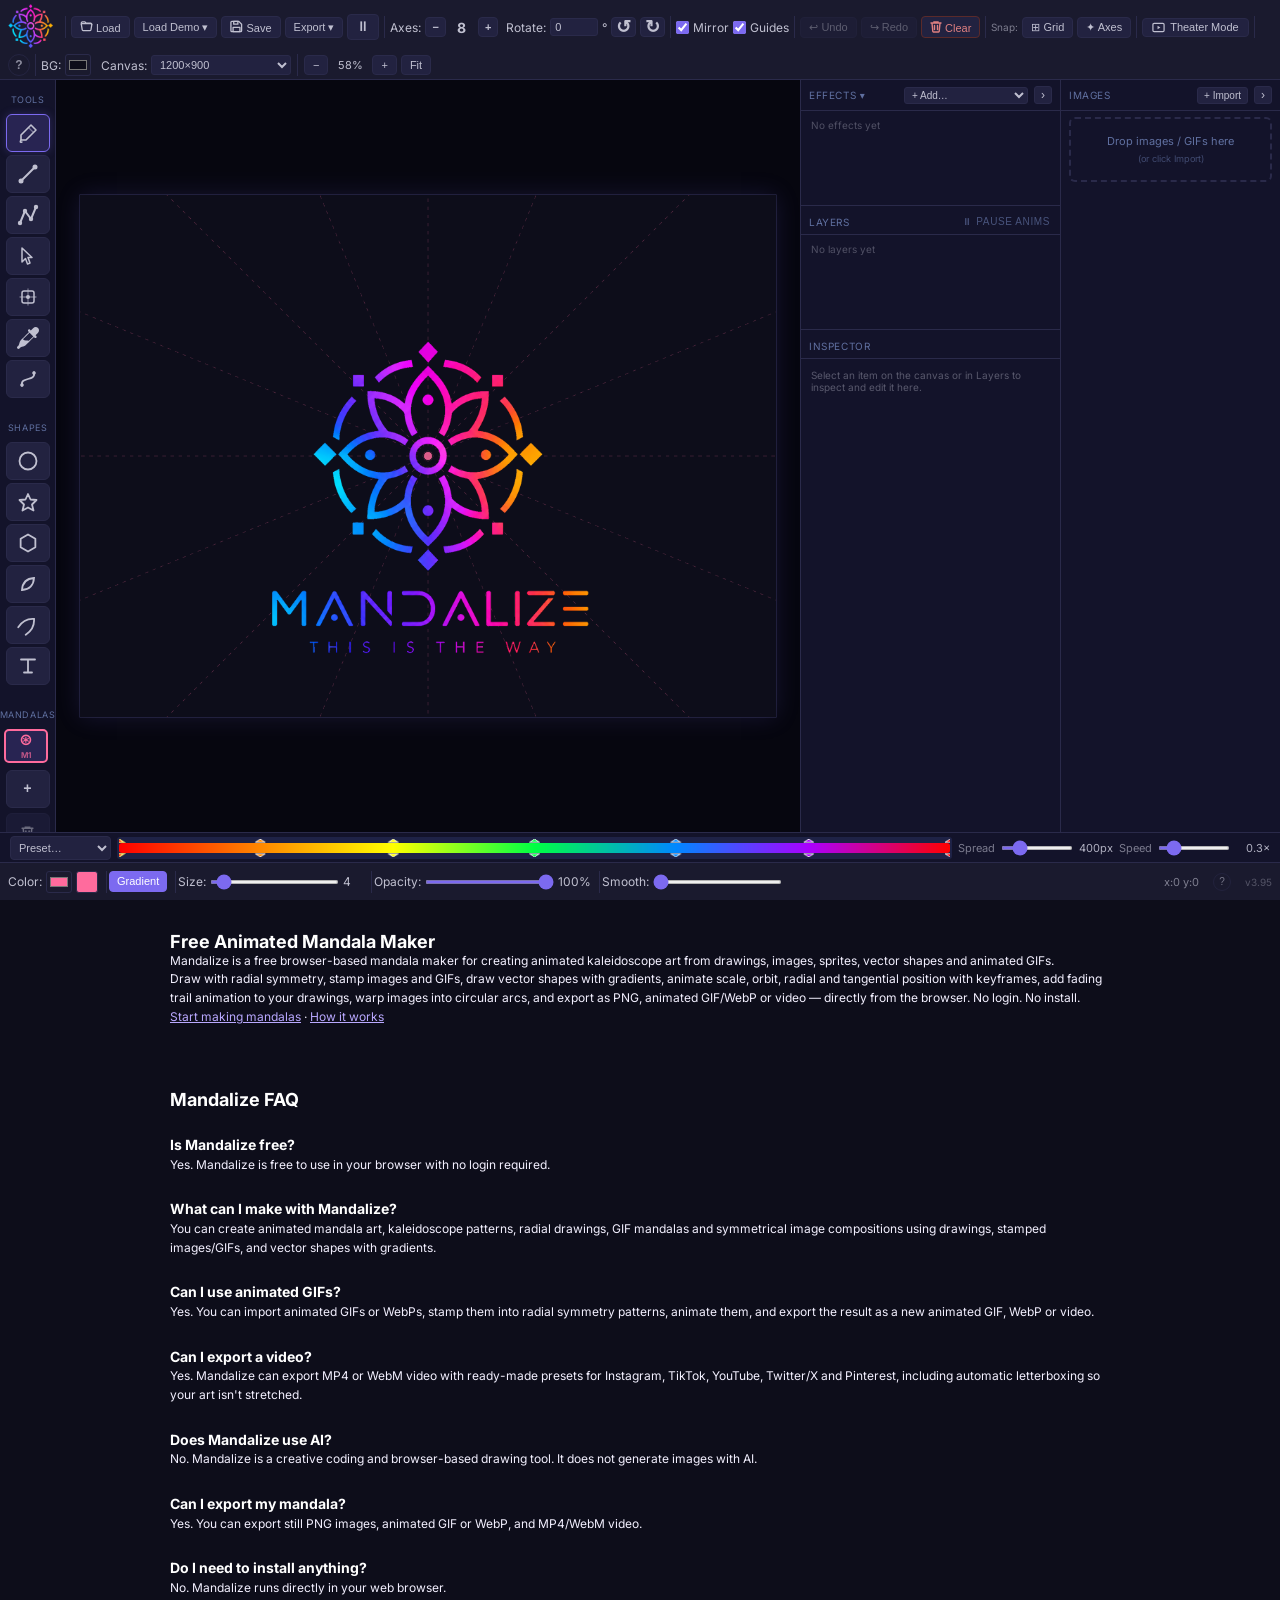
<file: index.html>
<!DOCTYPE html>
<html lang="en">
<head>
<meta charset="UTF-8">
<meta name="viewport" content="width=device-width, initial-scale=1.0">

<!-- ── SEO / Social / Structured Data ── -->
<title>Mandalize — Free Animated Mandala Maker for Images & GIFs</title>
<meta name="description" content="Create animated mandala and kaleidoscope art in your browser — draw with radial symmetry, animate keyframes, export as PNG, GIF, WebP or video. Free, no login.">
<link rel="canonical" href="https://www.mandalize.net/">

<meta property="og:title" content="Mandalize — Free Animated Mandala Maker">
<meta property="og:description" content="Create animated mandala and kaleidoscope art from drawings, images and GIFs. Free browser tool. No login.">
<meta property="og:url" content="https://www.mandalize.net/">
<meta property="og:type" content="website">
<meta property="og:image" content="https://www.mandalize.net/assets/mandalize-preview.jpg">
<meta property="og:image:width" content="1200">
<meta property="og:image:height" content="630">

<meta name="twitter:card" content="summary_large_image">
<meta name="twitter:title" content="Mandalize — Free Animated Mandala Maker">
<meta name="twitter:description" content="Turn drawings, images and GIFs into animated mandala art. Free browser tool.">
<meta name="twitter:image" content="https://www.mandalize.net/assets/mandalize-preview.jpg">

<script type="application/ld+json">
{
  "@context": "https://schema.org",
  "@type": "SoftwareApplication",
  "name": "Mandalize",
  "alternateName": "Mandala Maker",
  "url": "https://www.mandalize.net/",
  "applicationCategory": "DesignApplication",
  "operatingSystem": "Web browser",
  "description": "A free browser-based animated mandala maker for creating kaleidoscope art from drawings, images, sprites, shapes and animated GIFs.",
  "offers": {
    "@type": "Offer",
    "price": "0",
    "priceCurrency": "USD"
  },
  "featureList": [
    "Radial symmetry drawing with mirror or pinwheel modes",
    "Animated GIF and WebP stamping",
    "Image and sprite import",
    "Vector shape tool (circle, star, polygon, petal, bezier, wing) with gradients",
    "Straight-line and chained-line drawing tools",
    "Keyframe animation with easing curves",
    "Radial and tangential shape motion presets",
    "Fading trail animation for drawn strokes, including a continuous-chase mode",
    "Warp images into circular arcs",
    "Post-processing effects stack: Bloom, Echo, Chromatic Aberration, Vignette, Zoom Blur, Hue Rotate, Scanlines, Invert Flash",
    "Layer visibility and hover highlighting",
    "Touch support with two-finger pinch-to-zoom and pan",
    "Theater Mode full-screen preview",
    "Export PNG images",
    "Export animated GIF and WebP",
    "Export video (MP4/WebM) with social platform presets",
    "No login required",
    "Runs entirely in the browser"
  ],
  "creator": {
    "@type": "Organization",
    "name": "Irix Apps"
  }
}
</script>
<!-- ── /SEO ── -->

<link rel="icon" type="image/png" href="favicon.png">
<link rel="preconnect" href="https://fonts.googleapis.com">
<link rel="preconnect" href="https://fonts.gstatic.com" crossorigin>
<link rel="stylesheet" href="https://fonts.googleapis.com/css2?family=Inter:wght@400;500;600;700&family=Playfair+Display:wght@400;700&family=Great+Vibes&family=Cinzel:wght@400;700&family=Pacifico&family=Orbitron:wght@400;700&display=swap">
<link rel="stylesheet" href="style.css?v=3.95">
<style>
/* Theater Mode — full-screen, chrome-free preview */
body.theater-mode #toolbar,
body.theater-mode #left-panel,
body.theater-mode #right-panel,
body.theater-mode #images-panel,
body.theater-mode #status-bar,
body.theater-mode #shape-panel { display: none !important; }
body.theater-mode #canvas-container {
  position: fixed !important;
  inset: 0 !important;
  width: 100vw !important;
  height: 100vh !important;
  background: #0d0d1a;
  display: flex;
  align-items: center;
  justify-content: center;
  z-index: 500;
  overflow: hidden;
}
body.theater-mode #theater-hint {
  display: block;
  animation: theaterHintFade 5s ease forwards;
}
@keyframes theaterHintFade {
  0%, 40% { opacity: 1; }
  100% { opacity: 0; }
}
#theater-hint {
  display: none;
  position: fixed;
  bottom: 18px;
  left: 50%;
  transform: translateX(-50%);
  background: rgba(0,0,0,0.55);
  color: rgba(255,255,255,0.55);
  font-size: 11px;
  padding: 4px 14px;
  border-radius: 20px;
  pointer-events: none;
  z-index: 600;
  white-space: nowrap;
}

/* Layers panel */
#layers-list{overflow-x:hidden;overflow-y:auto}
#layers-list::-webkit-scrollbar{width:3px}
#layers-list::-webkit-scrollbar-thumb{background:var(--border);border-radius:2px}
.layer-item{display:flex;align-items:center;gap:6px;padding:4px 10px;font-size:11px;cursor:pointer;border-radius:4px;margin:1px 4px;color:var(--text);user-select:none;white-space:nowrap;overflow:hidden;min-width:0;box-sizing:border-box}
.layer-item:hover{background:var(--btn)}
.layer-item.active{background:var(--accent);color:#fff}
.layer-item.highlighted{outline:1px solid var(--accent);outline-offset:-1px}
.layer-icon{font-size:10px;flex-shrink:0;opacity:.7;width:14px;text-align:center}
.layer-name{overflow:hidden;text-overflow:ellipsis;flex:1;min-width:0}
.layer-type-tag{font-size:9px;opacity:.45;flex-shrink:0}
.layer-anim-badge{font-size:11px;flex-shrink:0;color:var(--accent);opacity:.85;line-height:1}
.layer-hidden .layer-anim-badge{opacity:.35}
.layer-eye{margin-left:auto;flex-shrink:0;background:none;border:none;cursor:pointer;font-size:11px;opacity:.45;padding:0 2px;line-height:1;color:inherit}
.layer-eye:hover{opacity:1}
.layer-hidden .layer-name,.layer-hidden .layer-icon,.layer-hidden .layer-type-tag{opacity:.3}
.layer-hidden .layer-eye{opacity:.6}
.layer-delete{flex-shrink:0;background:none;border:none;cursor:pointer;font-size:11px;opacity:.35;padding:0 2px;line-height:1;color:inherit}
.layer-delete:hover{opacity:1;color:var(--danger-hover)}

/* Effects panel — see EFFECT-MODULE comments in app.js */
#effects-list{overflow-x:hidden;overflow-y:auto;max-height:260px}
.effect-item{border:1px solid var(--border);border-radius:5px;margin:3px 4px;background:var(--bg);overflow:hidden}
.effect-item-header{display:flex;align-items:center;gap:4px;padding:5px 8px;cursor:pointer;user-select:none}
.effect-item-header:hover{background:var(--btn)}
.effect-item-name{flex:1;font-size:11px;font-weight:600;overflow:hidden;text-overflow:ellipsis;white-space:nowrap}
.effect-item.disabled .effect-item-name{opacity:.4;text-decoration:line-through}
.effect-anim-badge{font-size:11px;flex-shrink:0;color:var(--accent);opacity:.85;line-height:1}
.effect-reorder-btn,.effect-toggle-btn,.effect-delete-btn{flex-shrink:0;background:none;border:none;cursor:pointer;font-size:10px;opacity:.45;padding:0 2px;line-height:1;color:inherit}
.effect-reorder-btn:hover,.effect-toggle-btn:hover{opacity:1}
.effect-delete-btn:hover{opacity:1;color:var(--danger-hover)}
.effect-reorder-btn:disabled{opacity:.15;cursor:default}
.effect-item-body{padding:8px;border-top:1px solid var(--border)}
#effects-header{user-select:none}

#help-overlay{display:none;position:fixed;inset:0;background:rgba(0,0,0,.6);z-index:1000;align-items:center;justify-content:center}
#help-overlay.visible{display:flex}
#help-panel{background:var(--panel);border:1px solid var(--border);border-radius:10px;width:560px;max-width:94vw;max-height:82vh;display:flex;flex-direction:column;box-shadow:0 8px 40px rgba(0,0,0,.6)}
#help-header{display:flex;align-items:center;justify-content:space-between;padding:14px 18px 12px;border-bottom:1px solid var(--border);font-size:14px;font-weight:600;letter-spacing:.02em}
#btn-help-close{background:none;border:none;cursor:pointer;color:var(--text);opacity:.55;font-size:16px;padding:2px 6px;border-radius:4px;line-height:1}
#btn-help-close:hover{opacity:1;background:var(--btn)}
#help-body{overflow-y:auto;padding:14px 18px 18px;display:grid;grid-template-columns:1fr 1fr;gap:18px 28px}
.help-section{display:flex;flex-direction:column;gap:5px}
.help-section-title{font-size:10px;font-weight:700;letter-spacing:.08em;text-transform:uppercase;opacity:.5;margin-bottom:2px}
.help-row{display:flex;align-items:center;gap:8px;font-size:12px;line-height:1.4}
.help-row span{opacity:.8}
kbd{background:var(--btn);border:1px solid var(--border);border-radius:4px;padding:1px 6px;font-family:inherit;font-size:11px;white-space:nowrap;flex-shrink:0;min-width:28px;text-align:center}
</style>
</head>
<body>
<div id="app">
  <header id="toolbar">
    <div class="toolbar-group" style="margin-right:4px">
      <img src="logo.png" alt="Mandalize" width="48" height="48" style="display:block;flex-shrink:0;object-fit:contain">
    </div>
    <div class="toolbar-sep"></div>
    <div class="toolbar-group">
      <button class="btn" id="btn-load" title="Load project"><svg width="13" height="13" viewBox="0 0 14 14" fill="none" stroke="currentColor" stroke-width="1.4" stroke-linecap="round" stroke-linejoin="round" style="vertical-align:-1px"><path d="M1.5 4.2V3a1 1 0 011-1h2.8l1.3 1.5H11.5a1 1 0 011 1v.7"/><path d="M1.3 4.6a.8.8 0 01.8-.6h9.8a.8.8 0 01.79.92l-.86 5.6a1 1 0 01-.99.84H3.36a1 1 0 01-.99-.84l-.86-5.6a.8.8 0 01-.02-.22z"/></svg> Load</button>
      <!-- Demo list is populated entirely from JS (DEMO_EXAMPLES in app.js) —
           adding/removing a demo never needs an HTML change here. -->
      <div class="export-dropdown" id="demo-dropdown">
        <button class="btn" id="btn-load-demo-menu" title="Load a built-in example project">Load Demo ▾</button>
        <div class="export-menu" id="demo-menu" style="display:none"></div>
      </div>
      <button class="btn" id="btn-save" title="Save project (Ctrl+S)"><svg width="13" height="13" viewBox="0 0 14 14" fill="none" stroke="currentColor" stroke-width="1.4" stroke-linecap="round" stroke-linejoin="round" style="vertical-align:-1px"><path d="M2 1.5h7.5L12.5 4.5V11.5a1 1 0 01-1 1H2a1 1 0 01-1-1V2.5a1 1 0 011-1z"/><path d="M4 1.5h4.5v3H4z"/><path d="M3.3 8h7.4v4.5H3.3z"/></svg> Save</button>
      <div class="export-dropdown" id="export-dropdown">
        <button class="btn" id="btn-export-menu" title="Export">Export ▾</button>
        <div class="export-menu" id="export-menu" style="display:none">
          <button class="export-menu-item" id="btn-export">
            <span class="export-menu-title">PNG</span>
            <span class="export-menu-sub">Still image</span>
          </button>
          <button class="export-menu-item" id="btn-export-gif">
            <span class="export-menu-title">GIF</span>
            <span class="export-menu-sub">Animated, universal</span>
          </button>
          <button class="export-menu-item" id="btn-export-webp">
            <span class="export-menu-title">WebP</span>
            <span class="export-menu-sub">Animated, smaller file</span>
          </button>
          <div class="export-menu-sep"></div>
          <button class="export-menu-item" id="btn-export-video">
            <span class="export-menu-title">Video</span>
            <span class="export-menu-sub">MP4/WebM, platform presets</span>
          </button>
        </div>
      </div>
      <button class="btn" id="btn-anim-playpause" title="Pause / resume all keyframe animations" style="font-size:14px;padding:2px 8px;line-height:1.4">⏸</button>
    </div>
    <div class="toolbar-sep"></div>
    <div class="toolbar-group">
      <label style="font-size:12px">Axes:</label>
      <button class="btn icon-btn" id="btn-axes-dec" title="Fewer axes (0 = free draw)">−</button>
      <span id="axes-display">8</span>
      <button class="btn icon-btn" id="btn-axes-inc" title="More axes">+</button>
      <label style="font-size:12px;margin-left:4px">Rotate:</label>
      <input type="number" id="axis-rotation" value="0" min="0" max="359" step="1" title="Rotate all axes by this many degrees" style="width:48px">
      <span style="font-size:12px">°</span>
      <button class="btn icon-btn" id="btn-rot-ccw" title="Rotate axes CCW one step" style="font-size:18px;line-height:1;padding:0 4px">↺</button>
      <button class="btn icon-btn" id="btn-rot-cw"  title="Rotate axes CW one step"  style="font-size:18px;line-height:1;padding:0 4px">↻</button>
    </div>
    <div class="toolbar-sep"></div>
    <div class="toolbar-group">
      <label class="checkbox-label"><input type="checkbox" id="cb-mirror" checked> Mirror</label>
<label class="checkbox-label"><input type="checkbox" id="cb-guides" checked> Guides</label>
    </div>
    <div class="toolbar-sep"></div>
    <div class="toolbar-group">
      <button class="btn" id="btn-undo" title="Undo (Ctrl+Z)">↩ Undo</button>
      <button class="btn" id="btn-redo" title="Redo (Ctrl+Shift+Z)">↪ Redo</button>
      <button class="btn btn-clear" id="btn-clear" title="Clear all strokes and sprites from this mandala"><svg width="12" height="13" viewBox="0 0 12 13" fill="none" stroke="currentColor" stroke-width="1.4" stroke-linecap="round" style="vertical-align:-1px"><path d="M1 3h10M4 3V2h4v1M2 3l.8 8.5a.6.6 0 00.6.5h5.2a.6.6 0 00.6-.5L10 3M4.5 5.5v4M7.5 5.5v4"/></svg> Clear</button>
    </div>
    <div class="toolbar-sep"></div>
    <div class="toolbar-group" id="snap-controls">
      <span style="font-size:10px;opacity:.6;white-space:nowrap">Snap:</span>
      <button class="btn snap-btn" id="btn-snap-grid" title="Grid snap — click to toggle, configure spacing below">⊞ Grid</button>
      <span id="snap-grid-opts" style="display:none;contents">
        <input type="number" id="snap-grid-x" min="4" max="200" value="15" style="width:38px" title="Grid X spacing (px)">
        <button id="snap-grid-chain" title="Lock/unlock X and Y spacing together" style="font-size:13px;background:none;border:none;cursor:pointer;padding:0 2px;color:var(--text);line-height:1">🔗</button>
        <input type="number" id="snap-grid-y" min="4" max="200" value="15" style="width:38px" title="Grid Y spacing (px)">
        <span style="font-size:10px;opacity:.6">px</span>
      </span>
      <button class="btn snap-btn" id="btn-snap-axes" title="Axes snap — snaps to mandala axis lines">✦ Axes</button>
      <span id="snap-axes-opts" style="display:none;contents">
        <svg class="snap-dir-icon" width="17" height="17" viewBox="0 0 14 14" title="Radial ring spacing — distance between snap rings along each axis"><circle cx="7" cy="7" r="5.6" stroke="currentColor" stroke-width="0.9" fill="none" opacity="0.3"/><circle cx="7" cy="7" r="3.6" stroke="currentColor" stroke-width="0.9" fill="none" opacity="0.45"/><circle cx="7" cy="7" r="1" fill="currentColor"/><circle cx="7" cy="5.2" r="0.8" fill="currentColor"/><circle cx="7" cy="3.4" r="0.8" fill="currentColor"/><circle cx="7" cy="1.4" r="0.8" fill="currentColor"/></svg>
        <input type="number" id="snap-axes-radial" min="8" max="400" value="20" style="width:42px" title="Radial ring spacing (px) — distance between snap rings along each axis">
        <span style="font-size:10px;opacity:.6">px</span>
        <svg class="snap-dir-icon" width="17" height="17" viewBox="0 0 14 14" title="Tangential subdivisions — number of snap rays between each pair of guide lines"><circle cx="7" cy="7" r="5.6" stroke="currentColor" stroke-width="0.9" fill="none" opacity="0.4"/><circle cx="7" cy="7" r="1" fill="currentColor"/><circle cx="7" cy="1.4" r="0.8" fill="currentColor"/><circle cx="11.1" cy="4" r="0.8" fill="currentColor"/><circle cx="11.1" cy="10" r="0.8" fill="currentColor"/><circle cx="2.9" cy="10" r="0.8" fill="currentColor"/><circle cx="2.9" cy="4" r="0.8" fill="currentColor"/></svg>
        <input type="number" id="snap-axes-step" min="1" max="16" value="3" style="width:32px" title="Tangential subdivisions — number of snap rays between each pair of guide lines">
        <span style="font-size:10px;opacity:.6">div</span>
      </span>
    </div>
    <div class="toolbar-sep"></div>
    <button id="btn-theater" class="btn" title="Theater Mode — hide all UI and centre canvas (Esc to exit)" style="font-size:11px;padding:2px 9px;display:inline-flex;align-items:center;gap:5px">
      <svg width="13" height="13" viewBox="0 0 14 14" fill="none" xmlns="http://www.w3.org/2000/svg"><rect x="1" y="2.5" width="12" height="9" rx="1.3" stroke="currentColor" stroke-width="1.3"/><path d="M6 5.2l3 1.8-3 1.8V5.2z" fill="currentColor"/></svg>
      Theater Mode
    </button>
    <div class="toolbar-sep"></div>
    <button id="btn-help" title="Keyboard shortcuts (?)" style="background:none;border:1px solid var(--border);border-radius:50%;width:22px;height:22px;font-size:12px;font-weight:bold;cursor:pointer;color:var(--text);opacity:.7;flex-shrink:0;line-height:1;align-self:center">?</button>
    <div class="toolbar-sep"></div>
    <div class="toolbar-group">
      <label style="font-size:12px">BG:</label>
      <input type="color" id="bg-color" value="#0d0d1a" title="Background color">
      <label style="font-size:12px;margin-left:6px">Canvas:</label>
      <select id="canvas-size" title="Canvas size">
        <optgroup label="Square">
          <option value="512x512">512×512</option>
          <option value="800x800">800×800</option>
          <option value="1024x1024">1024×1024</option>
          <option value="1440x1440">1440×1440</option>
          <option value="2048x2048">2048×2048</option>
          <option value="4096x4096">4096×4096</option>
        </optgroup>
        <optgroup label="Landscape">
          <option value="1200x900" selected>1200×900</option>
          <option value="1280x720">1280×720 (HD)</option>
          <option value="1920x1080">1920×1080 (FHD)</option>
          <option value="2560x1440">2560×1440 (QHD)</option>
          <option value="3840x2160">3840×2160 (4K)</option>
        </optgroup>
        <optgroup label="Portrait">
          <option value="900x1200">900×1200</option>
          <option value="1080x1920">1080×1920</option>
          <option value="1242x2688">1242×2688 (Phone)</option>
        </optgroup>
        <option value="custom">Custom…</option>
      </select>
      <div id="custom-size-row" style="display:none;align-items:center;gap:3px">
        <input type="number" id="custom-w" min="100" max="8192" value="1200" style="width:52px" placeholder="W">
        <span style="font-size:11px">×</span>
        <input type="number" id="custom-h" min="100" max="8192" value="900" style="width:52px" placeholder="H">
        <button class="btn" id="btn-apply-custom-size" style="padding:2px 6px;font-size:11px">Apply</button>
      </div>
      <div class="toolbar-sep"></div>
      <button class="btn" id="btn-zoom-out" title="Zoom out (Ctrl+−)">−</button>
      <span id="zoom-label" style="font-size:11px;min-width:36px;text-align:center">100%</span>
      <button class="btn" id="btn-zoom-in" title="Zoom in (Ctrl+=)">+</button>
      <button class="btn" id="btn-zoom-fit" title="Fit to screen">Fit</button>
    </div>
  </header>

  <main id="main">
    <aside id="left-panel">
      <div class="panel-label" style="font-size:9px;margin-bottom:4px">TOOLS</div>
      <button class="tool-btn active" data-tool="brush" title="Brush — draw freehand with radial symmetry (B)">
        <svg width="22" height="22" viewBox="0 0 22 22" fill="none" xmlns="http://www.w3.org/2000/svg">
          <path d="M14 3L19 8L9 18H4V13L14 3Z" stroke="currentColor" stroke-width="1.6" stroke-linejoin="round"/>
          <line x1="11.5" y1="5.5" x2="16.5" y2="10.5" stroke="currentColor" stroke-width="1.2" opacity="0.5"/>
          <path d="M4 18 Q2 21 5 20" stroke="currentColor" stroke-width="1.4" stroke-linecap="round" fill="none"/>
        </svg>
      </button>
      <button class="tool-btn" data-tool="line" title="Line — click to place the start, click again to finish, radial symmetry, hold Snap for 15° increments (L)">
        <svg width="22" height="22" viewBox="0 0 22 22" fill="none" xmlns="http://www.w3.org/2000/svg">
          <line x1="4" y1="18" x2="18" y2="4" stroke="currentColor" stroke-width="2" stroke-linecap="round"/>
          <circle cx="4" cy="18" r="2.5" fill="currentColor"/>
          <circle cx="18" cy="4" r="2.5" fill="currentColor"/>
        </svg>
      </button>
      <button class="tool-btn" data-tool="lineChain" title="Line Chain — click to place the start, click to finish, then immediately keep clicking to chain more straight lines end-to-end; Esc to stop (K)">
        <svg width="22" height="22" viewBox="0 0 22 22" fill="none" xmlns="http://www.w3.org/2000/svg">
          <polyline points="3,19 8,7 14,15 19,3" stroke="currentColor" stroke-width="2" stroke-linecap="round" stroke-linejoin="round"/>
          <circle cx="3" cy="19" r="2.2" fill="currentColor"/>
          <circle cx="8" cy="7" r="2.2" fill="currentColor"/>
          <circle cx="14" cy="15" r="2.2" fill="currentColor"/>
          <circle cx="19" cy="3" r="2.2" fill="currentColor"/>
        </svg>
      </button>
      <button class="tool-btn" data-tool="select" title="Select &amp; Transform — click a placed sprite to move, scale or rotate it (S)">
        <svg width="22" height="22" viewBox="0 0 22 22" fill="none" xmlns="http://www.w3.org/2000/svg">
          <path d="M5 3L5 17L8.5 13.5L10.5 19L13 18L11 12.5L15 12.5Z" stroke="currentColor" stroke-width="1.5" stroke-linejoin="round"/>
        </svg>
      </button>
      <button class="tool-btn" data-tool="place" title="Place — click canvas to stamp the selected palette image with radial copies (P)">
        <svg width="22" height="22" viewBox="0 0 22 22" fill="none" xmlns="http://www.w3.org/2000/svg">
          <rect x="5" y="5" width="12" height="12" rx="2" stroke="currentColor" stroke-width="1.5"/>
          <line x1="11" y1="3" x2="11" y2="19" stroke="currentColor" stroke-width="1.3" stroke-linecap="round" opacity="0.5"/>
          <line x1="3" y1="11" x2="19" y2="11" stroke="currentColor" stroke-width="1.3" stroke-linecap="round" opacity="0.5"/>
          <circle cx="11" cy="11" r="2" fill="currentColor"/>
        </svg>
      </button>
      <button class="tool-btn" data-tool="eyedropper" title="Eyedropper — pick a colour from the canvas (I)">
        <svg xmlns="http://www.w3.org/2000/svg" width="22" height="22" viewBox="0 0 512 511.991" fill="currentColor" shape-rendering="geometricPrecision" fill-rule="evenodd" clip-rule="evenodd">
          <path d="M432.081 190.621l53.305-53.304c32.671-32.671 36.702-82.099 4.046-114.754l-.001-.001c-32.655-32.655-82.097-28.608-114.754 4.047l-53.304 53.304L304.16 62.7c-26.726-26.726-67.128 13.679-40.403 40.403l15.277 15.275c-77.89 77.885-93.102 93.088-191.926 191.912-33.533 33.533-27.587 78.622-47.833 112.04-8.719 14.393-17.943 20.481-29.155 31.692-13.352 13.354-13.513 35.043-.354 48.202l.002.001c13.159 13.159 34.848 12.999 48.201-.355 11.353-11.352 15.735-18.791 29.776-27.952 33.317-21.73 79.775-14.854 113.956-49.035 98.982-98.977 113.035-113.039 191.918-191.919l15.272 15.272c26.724 26.725 67.129-13.676 40.403-40.403l-17.213-17.212zM275.284 322.599c-44.743-10.923-96.383 10.319-136.526-35.253l154.623-154.623 85.889 85.89-103.986 103.986z"/>
        </svg>
      </button>
      <button class="tool-btn" data-tool="bezier" title="Bezier — an open curve with two independent control-point handles. Click to set tip, click to set end, click to set the initial curve (Z)">
        <svg width="22" height="22" viewBox="0 0 22 22" fill="none" xmlns="http://www.w3.org/2000/svg">
          <g transform="rotate(45 11 11)">
            <path d="M11,2.5 C18,7 4,15 11,19.5" stroke="currentColor" stroke-width="1.8" stroke-linecap="round"/>
            <circle cx="11" cy="2.5" r="1.8" fill="currentColor"/>
            <circle cx="11" cy="19.5" r="1.8" fill="currentColor"/>
          </g>
        </svg>
      </button>
      <div class="panel-sep" style="width:44px;margin:6px 0"></div>
      <div class="panel-label" style="font-size:9px;margin-bottom:4px">SHAPES</div>
      <button class="tool-btn" data-tool="circle" title="Circle — drag to draw (C)">
        <svg width="22" height="22" viewBox="0 0 22 22" fill="none" xmlns="http://www.w3.org/2000/svg">
          <circle cx="11" cy="11" r="8.5" stroke="currentColor" stroke-width="1.8"/>
        </svg>
      </button>
      <button class="tool-btn" data-tool="star" title="Star — drag to draw (*)">
        <svg width="22" height="22" viewBox="0 0 22 22" fill="none" xmlns="http://www.w3.org/2000/svg">
          <polygon points="11,3 13.5,8.5 19.5,9 15,13.5 16.5,19.5 11,16.5 5.5,19.5 7,13.5 2.5,9 8.5,8.5" stroke="currentColor" stroke-width="1.8" stroke-linejoin="round"/>
        </svg>
      </button>
      <button class="tool-btn" data-tool="polygon" title="Polygon — drag to draw (G)">
        <svg width="22" height="22" viewBox="0 0 22 22" fill="none" xmlns="http://www.w3.org/2000/svg">
          <polygon points="11,2.5 18.36,6.75 18.36,15.25 11,19.5 3.64,15.25 3.64,6.75" stroke="currentColor" stroke-width="1.8" stroke-linejoin="round"/>
        </svg>
      </button>
      <button class="tool-btn" data-tool="petal" title="Petal — click to set tip, click to set base, click to set curvature (V)">
        <svg width="22" height="22" viewBox="0 0 22 22" fill="none" xmlns="http://www.w3.org/2000/svg">
          <path d="M11,2.5 Q3.56,11 11,19.5 Q18.44,11 11,2.5 Z" stroke="currentColor" stroke-width="1.8" stroke-linejoin="miter" transform="rotate(45 11 11)"/>
        </svg>
      </button>
      <button class="tool-btn" data-tool="wing" title="Wing — a Bezier curve mirrored from a shared tip, open at the far end (an unclosed Petal). Click to set tip, click to set end, click to set the initial curve (W)">
        <svg width="22" height="22" viewBox="0 0 22 22" fill="none" xmlns="http://www.w3.org/2000/svg">
          <g transform="rotate(45 11 11)">
            <path d="M11,2.5 Q3.56,8.88 5.69,19.5" stroke="currentColor" stroke-width="1.8" stroke-linecap="round"/>
            <path d="M11,2.5 Q18.44,8.88 16.31,19.5" stroke="currentColor" stroke-width="1.8" stroke-linecap="round"/>
          </g>
        </svg>
      </button>
      <button class="tool-btn" data-tool="text" title="Text — click to place a text layer (T)">
        <svg width="22" height="22" viewBox="0 0 22 22" fill="none" xmlns="http://www.w3.org/2000/svg">
          <path d="M4,4.5 L18,4.5 M11,4.5 L11,17.5 M7,17.5 L15,17.5" stroke="currentColor" stroke-width="1.8" stroke-linecap="round"/>
        </svg>
      </button>
      <div class="panel-sep" style="width:44px;margin:6px 0"></div>
      <div class="panel-label" style="font-size:9px;margin-bottom:4px">MANDALAS</div>
      <div id="mandala-list"></div>
      <button class="tool-btn" id="btn-add-mandala-side" title="Add mandala" style="font-size:14px;margin-top:4px">+</button>
      <button class="tool-btn" id="btn-delete-mandala" title="Delete active mandala" style="margin-top:2px;opacity:0.5;color:currentColor">
        <svg width="13" height="14" viewBox="0 0 12 13" fill="none" stroke="currentColor" stroke-width="1.4" stroke-linecap="round"><path d="M1 3h10M4 3V2h4v1M2 3l.8 8.5a.6.6 0 00.6.5h5.2a.6.6 0 00.6-.5L10 3M4.5 5.5v4M7.5 5.5v4"/></svg>
      </button>
    </aside>

    <div id="canvas-container">
      <canvas id="main-canvas"></canvas>
      <canvas id="overlay-canvas"></canvas>
      <img id="splash-logo" src="assets/logo_text_transparent.png" alt="Mandalize">
    </div>

    <aside id="right-panel">
      <div class="right-panel-body">
      <!-- Effects — global post-process stack, applied after everything else
           renders. See "EFFECT-MODULE" comments in app.js for the module
           contract used to add new effect types. -->
      <div class="panel-header" id="effects-header" style="justify-content:space-between;cursor:pointer">
        <span id="effects-title">Effects ▾</span>
        <div class="panel-header-actions">
          <select id="effect-add-select" title="Add an effect" onclick="event.stopPropagation()" style="font-size:10px;background:var(--btn);color:var(--text);border:1px solid var(--border);border-radius:3px;padding:1px 3px">
            <option value="">+ Add…</option>
          </select>
          <button id="btn-right-collapse" title="Collapse Effects/Layers panel" onclick="event.stopPropagation()">›</button>
        </div>
      </div>
      <div id="effects-list" class="layers-list"></div>
      <div class="panel-sep"></div>

      <!-- Layers (moved to top — the primary at-a-glance view of everything in the mandala) -->
      <div class="panel-header" style="justify-content:space-between">
        <span>Layers</span>
        <button id="btn-anim-playpause-layers" title="Pause / resume all keyframe animations" style="display:flex;align-items:center;gap:4px;background:none;border:none;cursor:pointer;font-size:10px;text-transform:uppercase;letter-spacing:.6px;color:var(--fg);opacity:.7;padding:0 2px;line-height:1"><span class="anim-playpause-icon">⏸</span><span class="anim-playpause-label">Pause Anims</span></button>
      </div>
      <div id="layers-list" class="layers-list"></div>
      <button id="btn-clear-selection" class="btn-small" title="Deselect the current sprite, shape or stroke" style="width:100%;margin-top:6px">Clear Selection</button>

      <div class="panel-sep"></div>

      <!-- Inspector — contextual properties for whatever is currently selected
           (sprite, shape, drawing/stroke, or an image in the Images panel).
           Exactly one of the panels below is visible at a time. Given its
           own flexible, independently-scrolling region below the (height-
           capped) Layers list so it's never scrolled out of view. -->
      <div class="panel-header"><span>Inspector</span></div>
      <div id="inspector-panel" class="inspector-panel">
      <div id="inspector-empty" style="padding:10px;font-size:10px;opacity:.4">Select an item on the canvas or in Layers to inspect and edit it here.</div>

      <!-- Sprite properties (shown when sprite selected) -->
      <div id="sprite-props" style="display:none">
        <div class="panel-label">Sprite Inspector</div>
        <div class="prop-row">
          <label class="prop-label">Scale</label>
          <input type="range" id="prop-scale" min="0.05" max="8" step="0.05" value="1">
          <span class="prop-val" id="prop-scale-val">1.00×</span>
          <button class="anim-btn" id="anim-btn-scale" title="Animate Scale">∿</button>
        </div>
        <div class="anim-panel" id="anim-panel-scale" style="display:none">
          <div class="anim-controls">
            <span class="anim-label">Dur</span>
            <input type="number" id="anim-dur-scale" value="2" min="0.1" max="60" step="0.1">
            <span class="anim-label">s</span>
            <select id="anim-preset-scale" class="anim-preset-sel"><option value="">Presets…</option><option>Pulse</option><option>Grow</option><option>Breathe</option><option>Bounce In</option></select>
          </div>
          <canvas id="anim-tl-scale" width="196" height="72"></canvas>
          <div class="anim-kf-row" id="anim-kf-row-scale" style="display:none">
            <span class="anim-label">Easing →</span>
            <select id="anim-ease-sel-scale" class="anim-ease-sel"><option>linear</option><option>ease</option><option>ease-in</option><option>ease-out</option><option>bounce</option><option>elastic</option></select><button class="anim-kf-del" id="anim-kf-del-scale" title="Delete keyframe"><svg width="10" height="11" viewBox="0 0 12 13" fill="none" stroke="currentColor" stroke-width="1.5" stroke-linecap="round"><path d="M1 3h10M4 3V2h4v1M2 3l.8 8.5a.6.6 0 00.6.5h5.2a.6.6 0 00.6-.5L10 3M4.5 5.5v4M7.5 5.5v4"/></svg></button>
          </div>
          <div class="anim-hint">Click dot to select · Drag to move · Click empty=add · Right-click=delete</div>
        </div>
        <div class="prop-row">
          <label class="prop-label">Rotation</label>
          <input type="range" id="prop-rotation" min="-180" max="180" step="1" value="0">
          <span class="prop-val" id="prop-rotation-val">0°</span>
          <button class="anim-btn" id="anim-btn-rotation" title="Animate Rotation">∿</button>
        </div>
        <div class="anim-panel" id="anim-panel-rotation" style="display:none">
          <div class="anim-controls">
            <span class="anim-label">Dur</span>
            <input type="number" id="anim-dur-rotation" value="2" min="0.1" max="60" step="0.1">
            <span class="anim-label">s</span>
            <select id="anim-preset-rotation" class="anim-preset-sel"><option value="">Presets…</option><option>Spin CW</option><option>Spin CCW</option><option>Rock</option><option>Wobble</option></select>
          </div>
          <canvas id="anim-tl-rotation" width="196" height="72"></canvas>
          <div class="anim-kf-row" id="anim-kf-row-rotation" style="display:none">
            <span class="anim-label">Easing →</span>
            <select id="anim-ease-sel-rotation" class="anim-ease-sel"><option>linear</option><option>ease</option><option>ease-in</option><option>ease-out</option><option>bounce</option><option>elastic</option></select><button class="anim-kf-del" id="anim-kf-del-rotation" title="Delete keyframe"><svg width="10" height="11" viewBox="0 0 12 13" fill="none" stroke="currentColor" stroke-width="1.5" stroke-linecap="round"><path d="M1 3h10M4 3V2h4v1M2 3l.8 8.5a.6.6 0 00.6.5h5.2a.6.6 0 00.6-.5L10 3M4.5 5.5v4M7.5 5.5v4"/></svg></button>
          </div>
        </div>
        <div class="prop-row">
          <label class="prop-label">Orbit</label>
          <input type="range" id="prop-orbit" min="-180" max="180" step="1" value="0">
          <span class="prop-val" id="prop-orbit-val">0°</span>
          <button class="anim-btn" id="anim-btn-orbit" title="Animate Orbit">∿</button>
        </div>
        <div class="anim-panel" id="anim-panel-orbit" style="display:none">
          <div class="anim-controls">
            <span class="anim-label">Dur</span>
            <input type="number" id="anim-dur-orbit" value="4" min="0.1" max="60" step="0.1">
            <span class="anim-label">s</span>
            <select id="anim-preset-orbit" class="anim-preset-sel"><option value="">Presets…</option><option>Orbit CW</option><option>Orbit CCW</option><option>Swing</option><option>Figure 8</option></select>
          </div>
          <canvas id="anim-tl-orbit" width="196" height="72"></canvas>
          <div class="anim-kf-row" id="anim-kf-row-orbit" style="display:none">
            <span class="anim-label">Easing →</span>
            <select id="anim-ease-sel-orbit" class="anim-ease-sel"><option>linear</option><option>ease</option><option>ease-in</option><option>ease-out</option><option>bounce</option><option>elastic</option></select><button class="anim-kf-del" id="anim-kf-del-orbit" title="Delete keyframe"><svg width="10" height="11" viewBox="0 0 12 13" fill="none" stroke="currentColor" stroke-width="1.5" stroke-linecap="round"><path d="M1 3h10M4 3V2h4v1M2 3l.8 8.5a.6.6 0 00.6.5h5.2a.6.6 0 00.6-.5L10 3M4.5 5.5v4M7.5 5.5v4"/></svg></button>
          </div>
        </div>
        <!-- Offset X drives motion ALONG the sprite's axis spoke (in/out from center) = radial -->
        <div class="prop-row">
          <label class="prop-label prop-label-icon" title="Radial offset — moves the sprite in/out along its axis spoke, toward or away from the mandala center (positive = further out)">
            <svg class="prop-dir-icon" width="18" height="18" viewBox="0 0 14 14"><circle cx="7" cy="7" r="5.5" stroke="currentColor" stroke-width="1" fill="none" opacity="0.45"/><circle cx="7" cy="7" r="0.9" fill="currentColor"/><line x1="7" y1="7" x2="10.6" y2="3.4" stroke="currentColor" stroke-width="1.3" stroke-linecap="round"/><path d="M9 3.6 L10.6 3.4 L10.4 5" stroke="currentColor" stroke-width="1.1" fill="none" stroke-linecap="round" stroke-linejoin="round"/><path d="M8 6.6 L7 7 L7.4 6" stroke="currentColor" stroke-width="1.1" fill="none" stroke-linecap="round" stroke-linejoin="round"/></svg>
            <span>Radial</span>
          </label>
          <input type="range" id="prop-ox" min="-500" max="500" step="1" value="0">
          <span class="prop-val" id="prop-ox-val">0</span>
          <button class="anim-btn" id="anim-btn-offsetX" title="Animate radial (in/out) position along the axis">∿</button>
        </div>
        <div class="anim-panel" id="anim-panel-offsetX" style="display:none">
          <div class="anim-controls">
            <span class="anim-label">Dur</span>
            <input type="number" id="anim-dur-offsetX" value="2" min="0.1" max="60" step="0.1">
            <span class="anim-label">s</span>
            <select id="anim-preset-offsetX" class="anim-preset-sel"><option value="">Presets…</option><option>Pulse Out</option><option>Breathe</option><option>Approach</option><option>Expand</option><option>Heartbeat</option></select>
          </div>
          <canvas id="anim-tl-offsetX" width="196" height="72"></canvas>
          <div class="anim-kf-row" id="anim-kf-row-offsetX" style="display:none">
            <span class="anim-label">Easing →</span>
            <select id="anim-ease-sel-offsetX" class="anim-ease-sel"><option>linear</option><option>ease</option><option>ease-in</option><option>ease-out</option><option>bounce</option><option>elastic</option></select><button class="anim-kf-del" id="anim-kf-del-offsetX" title="Delete keyframe"><svg width="10" height="11" viewBox="0 0 12 13" fill="none" stroke="currentColor" stroke-width="1.5" stroke-linecap="round"><path d="M1 3h10M4 3V2h4v1M2 3l.8 8.5a.6.6 0 00.6.5h5.2a.6.6 0 00.6-.5L10 3M4.5 5.5v4M7.5 5.5v4"/></svg></button>
          </div>
        </div>
        <!-- Offset Y drives motion PERPENDICULAR to the axis spoke (side-to-side around the ring) = tangential -->
        <div class="prop-row">
          <label class="prop-label prop-label-icon" title="Tangential offset — slides the sprite sideways, perpendicular to its axis spoke (like moving around a ring)">
            <svg class="prop-dir-icon" width="18" height="18" viewBox="0 0 14 14"><circle cx="6.2" cy="7.2" r="4.3" stroke="currentColor" stroke-width="1" fill="none" opacity="0.45"/><circle cx="6.2" cy="7.2" r="0.8" fill="currentColor"/><path d="M9.6 3.6 C11.6 4.4 12.4 6.6 11.4 8.6" stroke="currentColor" stroke-width="1.3" fill="none" stroke-linecap="round"/><path d="M9.4 2.6 L9.6 3.6 L10.6 3.3" stroke="currentColor" stroke-width="1.1" fill="none" stroke-linecap="round" stroke-linejoin="round"/><path d="M10.3 9.5 L11.4 8.6 L10.5 7.9" stroke="currentColor" stroke-width="1.1" fill="none" stroke-linecap="round" stroke-linejoin="round"/></svg>
            <span>Tang.</span>
          </label>
          <input type="range" id="prop-oy" min="-500" max="500" step="1" value="0">
          <span class="prop-val" id="prop-oy-val">0</span>
          <button class="anim-btn" id="anim-btn-offsetY" title="Animate tangential (side-to-side) position">∿</button>
        </div>
        <div class="anim-panel" id="anim-panel-offsetY" style="display:none">
          <div class="anim-controls">
            <span class="anim-label">Dur</span>
            <input type="number" id="anim-dur-offsetY" value="2" min="0.1" max="60" step="0.1">
            <span class="anim-label">s</span>
            <select id="anim-preset-offsetY" class="anim-preset-sel"><option value="">Presets…</option><option>Arc Swing</option><option>Drift</option><option>Shimmer</option></select>
          </div>
          <canvas id="anim-tl-offsetY" width="196" height="72"></canvas>
          <div class="anim-kf-row" id="anim-kf-row-offsetY" style="display:none">
            <span class="anim-label">Easing →</span>
            <select id="anim-ease-sel-offsetY" class="anim-ease-sel"><option>linear</option><option>ease</option><option>ease-in</option><option>ease-out</option><option>bounce</option><option>elastic</option></select><button class="anim-kf-del" id="anim-kf-del-offsetY" title="Delete keyframe"><svg width="10" height="11" viewBox="0 0 12 13" fill="none" stroke="currentColor" stroke-width="1.5" stroke-linecap="round"><path d="M1 3h10M4 3V2h4v1M2 3l.8 8.5a.6.6 0 00.6.5h5.2a.6.6 0 00.6-.5L10 3M4.5 5.5v4M7.5 5.5v4"/></svg></button>
          </div>
        </div>
        <div class="prop-row">
          <label class="prop-label">Opacity</label>
          <input type="range" id="prop-spr-opacity" min="0" max="1" step="0.05" value="1">
          <span class="prop-val" id="prop-spr-opacity-val">100%</span>
          <button class="anim-btn" id="anim-btn-opacity" title="Animate Opacity">∿</button>
        </div>
        <div class="anim-panel" id="anim-panel-opacity" style="display:none">
          <div class="anim-controls">
            <span class="anim-label">Dur</span>
            <input type="number" id="anim-dur-opacity" value="2" min="0.1" max="60" step="0.1">
            <span class="anim-label">s</span>
            <select id="anim-preset-opacity" class="anim-preset-sel"><option value="">Presets…</option><option>Fade In/Out</option><option>Flicker</option><option>Appear</option></select>
          </div>
          <canvas id="anim-tl-opacity" width="196" height="72"></canvas>
          <div class="anim-kf-row" id="anim-kf-row-opacity" style="display:none">
            <span class="anim-label">Easing →</span>
            <select id="anim-ease-sel-opacity" class="anim-ease-sel"><option>linear</option><option>ease</option><option>ease-in</option><option>ease-out</option><option>bounce</option><option>elastic</option></select><button class="anim-kf-del" id="anim-kf-del-opacity" title="Delete keyframe"><svg width="10" height="11" viewBox="0 0 12 13" fill="none" stroke="currentColor" stroke-width="1.5" stroke-linecap="round"><path d="M1 3h10M4 3V2h4v1M2 3l.8 8.5a.6.6 0 00.6.5h5.2a.6.6 0 00.6-.5L10 3M4.5 5.5v4M7.5 5.5v4"/></svg></button>
          </div>
        </div>
        <div class="prop-row">
          <label class="checkbox-label"><input type="checkbox" id="prop-flip-x"> Flip X</label>
        </div>
        <div class="prop-row">
          <label class="checkbox-label"><input type="checkbox" id="prop-warp"> Fill Segment (Warp)</label>
        </div>
        <div id="warp-options" style="display:none;padding-left:8px">
          <div class="prop-row" style="display:flex;align-items:center;gap:6px">
            <label style="font-size:11px;min-width:36px">Tile X</label>
            <input type="number" id="prop-tile-x" min="1" max="32" value="1" style="width:48px">
          </div>
          <div class="prop-row" style="display:flex;align-items:center;gap:6px">
            <label style="font-size:11px;min-width:36px">Tile Y</label>
            <input type="number" id="prop-tile-y" min="1" max="32" value="1" style="width:48px">
          </div>
        </div>
        <button class="btn" id="btn-dup-sprite" style="width:100%;margin-top:10px"><svg width="13" height="13" viewBox="0 0 24 24" fill="currentColor" style="vertical-align:-2px"><path d="M8,7 L8,5.50100238 C8,4.1202905 9.11928813,3.00100238 10.5,3.00100238 L16.4720225,3.00100238 C16.6047688,2.99258291 16.7429463,3.03684187 16.8535534,3.14744899 L19.8535534,6.14744899 C19.9641605,6.25805611 20.0084195,6.39623363 20,6.52897986 L20,14.5010024 C20,15.8817143 18.8807119,17.0010024 17.5,17.0010024 L16,17.0010024 L16,18.5 C16,19.8807119 14.8807119,21 13.5,21 L6.5,21 C5.11928813,21 4,19.8807119 4,18.5 L4,9.5 C4,8.11928813 5.11928813,7 6.5,7 L8,7 Z M8,8 L6.5,8 C5.67157288,8 5,8.67157288 5,9.5 L5,18.5 C5,19.3284271 5.67157288,20 6.5,20 L13.5,20 C14.3284271,20 15,19.3284271 15,18.5 L15,17.0010024 L12.5,17.0010024 C12.2238576,17.0010024 12,16.7771448 12,16.5010024 C12,16.22486 12.2238576,16.0010024 12.5,16.0010024 L17.5,16.0010024 C18.3284271,16.0010024 19,15.3294295 19,14.5010024 L19,7.00100238 L16.5,7.00100238 C16.2238576,7.00100238 16,6.77714475 16,6.50100238 L16,4.00100238 L10.5,4.00100238 C9.67157288,4.00100238 9,4.67257525 9,5.50100238 L9,10.5000237 C9,10.7761595 8.77614767,11.0000118 8.50001183,11.0000118 L8.5,11.0000118 C8.22385571,11.0000053 8,10.7761443 8,10.5 L8,8 Z M17,6.00100238 L18.2928932,6.00100238 L17,4.70810916 L17,6.00100238 Z M13.2928932,10 L11.5,10 C11.2238576,10 11,9.77614237 11,9.5 C11,9.22385763 11.2238576,9 11.5,9 L14.5,9 C14.7761424,9 15,9.22385763 15,9.5 L15,12.5 C15,12.7761424 14.7761424,13 14.5,13 C14.2238576,13 14,12.7761424 14,12.5 L14,10.7071068 L8.85355339,15.8535534 C8.65829124,16.0488155 8.34170876,16.0488155 8.14644661,15.8535534 C7.95118446,15.6582912 7.95118446,15.3417088 8.14644661,15.1464466 L13.2928932,10 L13.2928932,10 Z"/></svg> Duplicate</button>
        <button class="btn btn-danger" id="btn-delete-sprite" style="margin-top:4px"><svg width="12" height="13" viewBox="0 0 12 13" fill="none" stroke="currentColor" stroke-width="1.4" stroke-linecap="round" style="vertical-align:-1px"><path d="M1 3h10M4 3V2h4v1M2 3l.8 8.5a.6.6 0 00.6.5h5.2a.6.6 0 00.6-.5L10 3M4.5 5.5v4M7.5 5.5v4"/></svg> Delete Sprite</button>
      </div>

      <!-- Shape properties (shown when shape selected) -->
      <div id="shape-props" style="display:none">
        <div class="panel-label">Shape Inspector — <span id="sp-type-label">Circle</span></div>

        <!-- Radius (circle/star/polygon only — petals size themselves via tip/base/curvature) -->
        <div id="sp-radius-block">
          <div class="prop-row">
            <label class="prop-label">Radius</label>
            <input type="range" id="sp-radius" min="2" max="600" value="50">
            <span class="prop-val" id="sp-radius-val">50px</span>
            <button class="anim-btn" id="sa-btn-radius" title="Animate Radius">∿</button>
          </div>
          <div class="anim-panel" id="sa-panel-radius" style="display:none">
            <div class="anim-panel-controls">
              <span class="anim-label">Dur</span>
              <input type="number" id="sa-dur-radius" value="2" min="0.1" max="60" step="0.1">
              <span class="anim-label">s</span>
              <select id="sa-preset-radius" class="anim-preset-sel"><option value="">Presets…</option><option>Pulse</option><option>Breathe</option><option>Shrink</option></select>
            </div>
            <canvas id="sa-tl-radius" width="196" height="72"></canvas>
            <div class="anim-kf-row" id="sa-kf-row-radius" style="display:none">
              <span class="anim-label">Easing</span>
              <select id="sa-ease-sel-radius" class="anim-ease-sel"><option>linear</option><option>ease</option><option>ease-in</option><option>ease-out</option><option>bounce</option><option>elastic</option></select>
              <button class="anim-kf-del" id="sa-kf-del-radius" title="Delete keyframe" style="display:none">🗑</button>
            </div>
          </div>
        </div>

        <!-- Curvature — petal only -->
        <div id="sp-petal-row" style="display:none">
          <div class="prop-row">
            <label class="prop-label">Curvature</label>
            <input type="range" id="sp-petal-curve" min="-120" max="120" value="35">
            <span class="prop-val" id="sp-petal-curve-val">35%</span>
          </div>
        </div>

        <!-- Text content/font — text only -->
        <div id="sp-text-row" style="display:none">
          <div class="prop-row" style="align-items:flex-start">
            <label class="prop-label">Text</label>
            <textarea id="sp-text-content" rows="2" style="flex:1;resize:vertical;background:var(--input-bg,#1a1a2a);color:inherit;border:1px solid var(--border);border-radius:3px;padding:4px;font:inherit">Text</textarea>
          </div>
          <div class="prop-row" style="position:relative">
            <label class="prop-label">Font</label>
            <button type="button" id="sp-text-font-btn" class="btn" style="flex:1;text-align:left;font-size:13px">Inter (Sans)</button>
          </div>
          <!-- Fully in-page font picker, not a native <select> — a native
               dropdown's popup is OS-rendered (same reason the colour
               picker got its own in-page popover), so per-option
               font-family styling silently doesn't apply on most
               platforms. This one is real DOM, so each row genuinely
               previews in its own font. -->
          <div class="font-menu" id="sp-text-font-menu">
            <div class="font-menu-item" data-value="Inter" style="font-family:Inter">Inter (Sans)</div>
            <div class="font-menu-item" data-value="Georgia, serif" style="font-family:Georgia, serif">Georgia (Serif)</div>
            <div class="font-menu-item" data-value="'Playfair Display', serif" style="font-family:'Playfair Display', serif">Playfair Display</div>
            <div class="font-menu-item" data-value="'Great Vibes', cursive" style="font-family:'Great Vibes', cursive">Great Vibes (Script)</div>
            <div class="font-menu-item" data-value="'Cinzel', serif" style="font-family:'Cinzel', serif">Cinzel (Decorative)</div>
            <div class="font-menu-item" data-value="'Pacifico', cursive" style="font-family:'Pacifico', cursive">Pacifico (Casual Script)</div>
            <div class="font-menu-item" data-value="'Orbitron', sans-serif" style="font-family:'Orbitron', sans-serif">Orbitron (Sci-Fi)</div>
            <div class="font-menu-item" data-value="'Courier New', monospace" style="font-family:'Courier New', monospace">Courier New (Mono)</div>
            <div class="font-menu-item" data-value="Impact, sans-serif" style="font-family:Impact, sans-serif">Impact</div>
            <div class="font-menu-sep" id="font-menu-custom-sep" style="display:none"></div>
            <div class="font-menu-item font-menu-upload" id="font-menu-upload-btn">+ Upload Font…</div>
          </div>
          <input type="file" id="font-upload-input" accept=".ttf,.otf,.woff,.woff2" style="display:none">
          <div class="prop-row">
            <label class="prop-label">Size</label>
            <input type="range" id="sp-text-size" min="8" max="300" value="48">
            <span class="prop-val" id="sp-text-size-val">48px</span>
          </div>
          <div class="prop-row">
            <label class="prop-label">Arc Text</label>
            <input type="checkbox" id="sp-arc-on" style="accent-color:var(--accent)">
          </div>
          <!-- Independent of Arc Text — checking this curves the text AND
               centers it on the mandala's true center (x/y = 0) so every
               axis/mirror copy the mandala already draws lands evenly
               spaced around one real circle, instead of each copy just
               being a rotated duplicate of wherever the shape happens to
               sit (which chops the ring into misplaced fragments). Turning
               it on auto-enables Arc Text if it wasn't already. -->
          <div class="prop-row">
            <label class="prop-label">Radial Text</label>
            <input type="checkbox" id="sp-arc-radial" style="accent-color:var(--accent)">
          </div>
          <div id="sp-arc-options" style="display:none">
            <div class="prop-row">
              <label class="prop-label">Radius</label>
              <input type="range" id="sp-arc-radius" min="20" max="600" value="150">
              <span class="prop-val" id="sp-arc-radius-val">150px</span>
            </div>
            <div class="prop-row">
              <label class="prop-label">Start</label>
              <input type="range" id="sp-arc-start" min="-180" max="180" value="-90">
              <span class="prop-val" id="sp-arc-start-val">-90°</span>
            </div>
            <div class="prop-row">
              <label class="prop-label">Direction</label>
              <select id="sp-arc-direction">
                <option value="1">Clockwise</option>
                <option value="-1">Counter-clockwise</option>
              </select>
            </div>
            <div class="prop-row">
              <label class="prop-label">Flip</label>
              <input type="checkbox" id="sp-arc-flip" style="accent-color:var(--accent)">
            </div>
            <!-- Bends the rendered text like a logo/badge warp (same
                 slice-and-rotate technique as an image's Warp option),
                 instead of placing each rigid, unwarped letter individually. -->
            <div class="prop-row">
              <label class="prop-label">Warp Glyphs</label>
              <input type="checkbox" id="sp-arc-warp" style="accent-color:var(--accent)">
            </div>
          </div>
        </div>

        <!-- Color -->
        <div class="prop-row">
          <label class="prop-label">Color</label>
          <input type="color" id="sp-color" value="#ff6b9d" style="width:32px;height:22px;padding:1px;border:1px solid var(--border);border-radius:3px;background:none;cursor:pointer">
        </div>

        <!-- Fill (beziers are always unfilled open strokes) -->
        <div id="sp-fill-row" class="prop-row">
          <label class="prop-label">Fill</label>
          <input type="checkbox" id="sp-fill-on" style="accent-color:var(--accent)">
          <input type="color" id="sp-fill" value="#7c6af0" style="width:32px;height:22px;padding:1px;border:1px solid var(--border);border-radius:3px;background:none;cursor:pointer;margin-left:4px">
        </div>

        <!-- Thickness (doesn't apply to text — fillText has no stroke width) -->
        <div id="sp-thickness-block">
          <div class="prop-row">
            <label class="prop-label">Thickness</label>
            <input type="range" id="sp-thickness" min="1" max="60" value="4">
            <span class="prop-val" id="sp-thickness-val">4</span>
            <button class="anim-btn" id="sa-btn-thickness" title="Animate Thickness">∿</button>
          </div>
          <div class="anim-panel" id="sa-panel-thickness" style="display:none">
            <div class="anim-panel-controls">
              <span class="anim-label">Dur</span>
              <input type="number" id="sa-dur-thickness" value="2" min="0.1" max="60" step="0.1">
              <span class="anim-label">s</span>
              <select id="sa-preset-thickness" class="anim-preset-sel"><option value="">Presets…</option><option>Pulse</option><option>Breathe</option></select>
            </div>
            <canvas id="sa-tl-thickness" width="196" height="72"></canvas>
            <div class="anim-kf-row" id="sa-kf-row-thickness" style="display:none">
              <span class="anim-label">Easing</span>
              <select id="sa-ease-sel-thickness" class="anim-ease-sel"><option>linear</option><option>ease</option><option>ease-in</option><option>ease-out</option><option>bounce</option><option>elastic</option></select>
              <button class="anim-kf-del" id="sa-kf-del-thickness" style="display:none">🗑</button>
            </div>
          </div>
        </div>

        <!-- Opacity -->
        <div class="prop-row">
          <label class="prop-label">Opacity</label>
          <input type="range" id="sp-opacity" min="0.05" max="1" step="0.05" value="1">
          <span class="prop-val" id="sp-opacity-val">100%</span>
          <button class="anim-btn" id="sa-btn-opacity" title="Animate Opacity">∿</button>
        </div>
        <div class="anim-panel" id="sa-panel-opacity" style="display:none">
          <div class="anim-panel-controls">
            <span class="anim-label">Dur</span>
            <input type="number" id="sa-dur-opacity" value="2" min="0.1" max="60" step="0.1">
            <span class="anim-label">s</span>
            <select id="sa-preset-opacity" class="anim-preset-sel"><option value="">Presets…</option><option>Fade In/Out</option><option>Flicker</option><option>Appear</option></select>
          </div>
          <canvas id="sa-tl-opacity" width="196" height="72"></canvas>
          <div class="anim-kf-row" id="sa-kf-row-opacity" style="display:none">
            <span class="anim-label">Easing</span>
            <select id="sa-ease-sel-opacity" class="anim-ease-sel"><option>linear</option><option>ease</option><option>ease-in</option><option>ease-out</option><option>bounce</option><option>elastic</option></select>
            <button class="anim-kf-del" id="sa-kf-del-opacity" style="display:none">🗑</button>
          </div>
        </div>

        <!-- Rotation -->
        <div class="prop-row">
          <label class="prop-label">Rotation</label>
          <input type="range" id="sp-rotation" min="-360" max="360" value="0">
          <span class="prop-val" id="sp-rotation-val">0°</span>
          <button class="anim-btn" id="sa-btn-rotation" title="Animate Rotation">∿</button>
        </div>
        <div class="anim-panel" id="sa-panel-rotation" style="display:none">
          <div class="anim-panel-controls">
            <span class="anim-label">Dur</span>
            <input type="number" id="sa-dur-rotation" value="3" min="0.1" max="60" step="0.1">
            <span class="anim-label">s</span>
            <select id="sa-preset-rotation" class="anim-preset-sel"><option value="">Presets…</option><option>Spin CW</option><option>Spin CCW</option><option>Rock</option><option>Wobble</option></select>
          </div>
          <canvas id="sa-tl-rotation" width="196" height="72"></canvas>
          <div class="anim-kf-row" id="sa-kf-row-rotation" style="display:none">
            <span class="anim-label">Easing</span>
            <select id="sa-ease-sel-rotation" class="anim-ease-sel"><option>linear</option><option>ease</option><option>ease-in</option><option>ease-out</option><option>bounce</option><option>elastic</option></select>
            <button class="anim-kf-del" id="sa-kf-del-rotation" style="display:none">🗑</button>
          </div>
        </div>

        <!-- Orbit -->
        <div class="prop-row">
          <label class="prop-label">Orbit</label>
          <input type="range" id="sp-orbit" min="-180" max="180" value="0">
          <span class="prop-val" id="sp-orbit-val">0°</span>
          <button class="anim-btn" id="sa-btn-orbit" title="Animate Orbit">∿</button>
        </div>
        <div class="anim-panel" id="sa-panel-orbit" style="display:none">
          <div class="anim-panel-controls">
            <span class="anim-label">Dur</span>
            <input type="number" id="sa-dur-orbit" value="4" min="0.1" max="60" step="0.1">
            <span class="anim-label">s</span>
            <select id="sa-preset-orbit" class="anim-preset-sel"><option value="">Presets…</option><option>Orbit CW</option><option>Orbit CCW</option><option>Swing</option></select>
          </div>
          <canvas id="sa-tl-orbit" width="196" height="72"></canvas>
          <div class="anim-kf-row" id="sa-kf-row-orbit" style="display:none">
            <span class="anim-label">Easing</span>
            <select id="sa-ease-sel-orbit" class="anim-ease-sel"><option>linear</option><option>ease</option><option>ease-in</option><option>ease-out</option><option>bounce</option><option>elastic</option></select>
            <button class="anim-kf-del" id="sa-kf-del-orbit" style="display:none">🗑</button>
          </div>
        </div>

        <!-- Offset X drives motion ALONG the shape's axis spoke (in/out from center) = radial -->
        <div id="sp-offset-block">
        <div class="prop-row">
          <label class="prop-label prop-label-icon" title="Radial offset — moves the shape in/out along its axis spoke, toward or away from the mandala center (positive = further out)">
            <svg class="prop-dir-icon" width="18" height="18" viewBox="0 0 14 14"><circle cx="7" cy="7" r="5.5" stroke="currentColor" stroke-width="1" fill="none" opacity="0.45"/><circle cx="7" cy="7" r="0.9" fill="currentColor"/><line x1="7" y1="7" x2="10.6" y2="3.4" stroke="currentColor" stroke-width="1.3" stroke-linecap="round"/><path d="M9 3.6 L10.6 3.4 L10.4 5" stroke="currentColor" stroke-width="1.1" fill="none" stroke-linecap="round" stroke-linejoin="round"/><path d="M8 6.6 L7 7 L7.4 6" stroke="currentColor" stroke-width="1.1" fill="none" stroke-linecap="round" stroke-linejoin="round"/></svg>
            <span>Radial</span>
          </label>
          <input type="range" id="sp-offsetX" min="-500" max="500" value="0">
          <span class="prop-val" id="sp-offsetX-val">0</span>
          <button class="anim-btn" id="sa-btn-offsetX" title="Animate radial (in/out) position along the axis">∿</button>
        </div>
        <div class="anim-panel" id="sa-panel-offsetX" style="display:none">
          <div class="anim-panel-controls">
            <span class="anim-label">Dur</span>
            <input type="number" id="sa-dur-offsetX" value="2.5" min="0.1" max="60" step="0.1">
            <span class="anim-label">s</span>
            <select id="sa-preset-offsetX" class="anim-preset-sel"><option value="">Presets…</option><option>Pulse Out</option><option>Breathe</option><option>Approach</option><option>Expand</option><option>Heartbeat</option></select>
          </div>
          <canvas id="sa-tl-offsetX" width="196" height="72"></canvas>
          <div class="anim-kf-row" id="sa-kf-row-offsetX" style="display:none">
            <span class="anim-label">Easing</span>
            <select id="sa-ease-sel-offsetX" class="anim-ease-sel"><option>linear</option><option>ease</option><option>ease-in</option><option>ease-out</option><option>bounce</option><option>elastic</option></select>
            <button class="anim-kf-del" id="sa-kf-del-offsetX" style="display:none">🗑</button>
          </div>
        </div>

        <!-- Offset Y drives motion PERPENDICULAR to the axis spoke (side-to-side around the ring) = tangential -->
        <div class="prop-row">
          <label class="prop-label prop-label-icon" title="Tangential offset — slides the shape sideways, perpendicular to its axis spoke (like moving around a ring)">
            <svg class="prop-dir-icon" width="18" height="18" viewBox="0 0 14 14"><circle cx="6.2" cy="7.2" r="4.3" stroke="currentColor" stroke-width="1" fill="none" opacity="0.45"/><circle cx="6.2" cy="7.2" r="0.8" fill="currentColor"/><path d="M9.6 3.6 C11.6 4.4 12.4 6.6 11.4 8.6" stroke="currentColor" stroke-width="1.3" fill="none" stroke-linecap="round"/><path d="M9.4 2.6 L9.6 3.6 L10.6 3.3" stroke="currentColor" stroke-width="1.1" fill="none" stroke-linecap="round" stroke-linejoin="round"/><path d="M10.3 9.5 L11.4 8.6 L10.5 7.9" stroke="currentColor" stroke-width="1.1" fill="none" stroke-linecap="round" stroke-linejoin="round"/></svg>
            <span>Tang.</span>
          </label>
          <input type="range" id="sp-offsetY" min="-500" max="500" value="0">
          <span class="prop-val" id="sp-offsetY-val">0</span>
          <button class="anim-btn" id="sa-btn-offsetY" title="Animate tangential (side-to-side) position">∿</button>
        </div>
        <div class="anim-panel" id="sa-panel-offsetY" style="display:none">
          <div class="anim-panel-controls">
            <span class="anim-label">Dur</span>
            <input type="number" id="sa-dur-offsetY" value="2" min="0.1" max="60" step="0.1">
            <span class="anim-label">s</span>
            <select id="sa-preset-offsetY" class="anim-preset-sel"><option value="">Presets…</option><option>Arc Swing</option><option>Drift</option><option>Shimmer</option></select>
          </div>
          <canvas id="sa-tl-offsetY" width="196" height="72"></canvas>
          <div class="anim-kf-row" id="sa-kf-row-offsetY" style="display:none">
            <span class="anim-label">Easing</span>
            <select id="sa-ease-sel-offsetY" class="anim-ease-sel"><option>linear</option><option>ease</option><option>ease-in</option><option>ease-out</option><option>bounce</option><option>elastic</option></select>
            <button class="anim-kf-del" id="sa-kf-del-offsetY" style="display:none">🗑</button>
          </div>
        </div>
        </div>

        <!-- Stroke style -->
        <div class="prop-row">
          <label class="prop-label">Dash</label>
          <select id="sp-dash" style="flex:1;font-size:11px;background:var(--btn);color:var(--text);border:1px solid var(--border);border-radius:3px;padding:2px">
            <option value="">Solid</option>
            <option value="3,2">Dashed</option>
            <option value="0.001,2">Dotted</option>
            <option value="3,2,0.001,2">Dash·Dot</option>
            <option value="6,2">Long</option>
            <option value="1.5,1.5">Short</option>
          </select>
        </div>
        <div id="sp-cap-row" class="prop-row">
          <label class="prop-label">Cap</label>
          <select id="sp-cap" style="flex:1;font-size:11px;background:var(--btn);color:var(--text);border:1px solid var(--border);border-radius:3px;padding:2px">
            <option value="round">Round</option>
            <option value="butt">Flat</option>
            <option value="square">Square</option>
          </select>
        </div>
        <div class="prop-row">
          <label class="prop-label">Join</label>
          <select id="sp-join" style="flex:1;font-size:11px;background:var(--btn);color:var(--text);border:1px solid var(--border);border-radius:3px;padding:2px">
            <option value="round">Round</option>
            <option value="miter">Miter</option>
            <option value="bevel">Bevel</option>
          </select>
        </div>

        <!-- Shape-type params -->
        <div id="sp-star-row" style="display:none">
          <div class="prop-row">
            <label class="prop-label">Points</label>
            <input type="range" id="sp-points" min="3" max="20" value="5">
            <span class="prop-val" id="sp-points-val">5</span>
          </div>
          <div class="prop-row">
            <label class="prop-label">Inner %</label>
            <input type="range" id="sp-inner" min="5" max="95" value="45">
            <span class="prop-val" id="sp-inner-val">45%</span>
          </div>
        </div>
        <div id="sp-poly-row" style="display:none">
          <div class="prop-row">
            <label class="prop-label">Sides</label>
            <input type="range" id="sp-sides" min="3" max="20" value="6">
            <span class="prop-val" id="sp-sides-val">6</span>
          </div>
        </div>

        <!-- Animated gradient — same editor as the Drawing inspector's, just sp-prefixed. -->
        <div class="panel-sep" style="margin:8px 0"></div>
        <div class="prop-row">
          <label class="checkbox-label"><input type="checkbox" id="sp-gradient-on"> Animated gradient</label>
        </div>
        <div id="sp-gradient-options" style="display:none">
          <div class="prop-row">
            <label class="prop-label">Colours</label>
            <select id="sp-grad-preset" class="dp-grad-preset"></select>
          </div>
          <canvas id="sp-grad-preview" height="20" class="dp-grad-preview" title="Click to add a colour stop, click a stop to recolour, drag to move, double-click to remove"></canvas>
          <div class="prop-row">
            <label class="prop-label">Spread</label>
            <input type="range" id="sp-grad-scale" min="20" max="2000" value="400">
            <span class="prop-val" id="sp-grad-scale-val">400px</span>
          </div>
          <div class="prop-row">
            <label class="prop-label">Speed</label>
            <input type="range" id="sp-grad-speed" min="0" max="200" value="30">
            <span class="prop-val" id="sp-grad-speed-val">0.3×</span>
          </div>
          <div class="prop-row">
            <label class="checkbox-label"><input type="checkbox" id="sp-grad-reverse"> Reverse direction</label>
          </div>
        </div>

        <!-- Fading trail — same as the Drawing inspector's, sp-prefixed. -->
        <div class="panel-sep" style="margin:8px 0"></div>
        <div class="prop-row">
          <label class="checkbox-label"><input type="checkbox" id="sp-trail-on"> Fading trail animation</label>
        </div>
        <div id="sp-trail-options" style="display:none">
          <div class="prop-row">
            <label class="prop-label">Speed</label>
            <input type="number" id="sp-trail-speed" min="0.1" max="20" step="0.1" value="2" style="width:56px">
            <span class="prop-val">s / loop</span>
          </div>
          <div class="prop-row">
            <label class="prop-label">Length</label>
            <input type="range" id="sp-trail-length" min="5" max="100" step="1" value="40">
            <span class="prop-val" id="sp-trail-length-val">40%</span>
          </div>
          <div class="prop-row">
            <label class="checkbox-label" title="Keeps moving forever instead of pausing to let the trail catch up — closed shapes wrap seamlessly, open ones (Bezier, Wing) chase in one direction"><input type="checkbox" id="sp-trail-continuous"> Continuous chase</label>
          </div>
          <div class="prop-row">
            <label class="checkbox-label"><input type="checkbox" id="sp-trail-reverse"> Reverse direction</label>
          </div>
        </div>

        <button class="btn" id="sp-dup" style="width:100%;margin-top:10px"><svg width="13" height="13" viewBox="0 0 24 24" fill="currentColor" style="vertical-align:-2px"><path d="M8,7 L8,5.50100238 C8,4.1202905 9.11928813,3.00100238 10.5,3.00100238 L16.4720225,3.00100238 C16.6047688,2.99258291 16.7429463,3.03684187 16.8535534,3.14744899 L19.8535534,6.14744899 C19.9641605,6.25805611 20.0084195,6.39623363 20,6.52897986 L20,14.5010024 C20,15.8817143 18.8807119,17.0010024 17.5,17.0010024 L16,17.0010024 L16,18.5 C16,19.8807119 14.8807119,21 13.5,21 L6.5,21 C5.11928813,21 4,19.8807119 4,18.5 L4,9.5 C4,8.11928813 5.11928813,7 6.5,7 L8,7 Z M8,8 L6.5,8 C5.67157288,8 5,8.67157288 5,9.5 L5,18.5 C5,19.3284271 5.67157288,20 6.5,20 L13.5,20 C14.3284271,20 15,19.3284271 15,18.5 L15,17.0010024 L12.5,17.0010024 C12.2238576,17.0010024 12,16.7771448 12,16.5010024 C12,16.22486 12.2238576,16.0010024 12.5,16.0010024 L17.5,16.0010024 C18.3284271,16.0010024 19,15.3294295 19,14.5010024 L19,7.00100238 L16.5,7.00100238 C16.2238576,7.00100238 16,6.77714475 16,6.50100238 L16,4.00100238 L10.5,4.00100238 C9.67157288,4.00100238 9,4.67257525 9,5.50100238 L9,10.5000237 C9,10.7761595 8.77614767,11.0000118 8.50001183,11.0000118 L8.5,11.0000118 C8.22385571,11.0000053 8,10.7761443 8,10.5 L8,8 Z M17,6.00100238 L18.2928932,6.00100238 L17,4.70810916 L17,6.00100238 Z M13.2928932,10 L11.5,10 C11.2238576,10 11,9.77614237 11,9.5 C11,9.22385763 11.2238576,9 11.5,9 L14.5,9 C14.7761424,9 15,9.22385763 15,9.5 L15,12.5 C15,12.7761424 14.7761424,13 14.5,13 C14.2238576,13 14,12.7761424 14,12.5 L14,10.7071068 L8.85355339,15.8535534 C8.65829124,16.0488155 8.34170876,16.0488155 8.14644661,15.8535534 C7.95118446,15.6582912 7.95118446,15.3417088 8.14644661,15.1464466 L13.2928932,10 L13.2928932,10 Z"/></svg> Duplicate</button>
        <button class="btn btn-danger" id="sp-delete" style="margin-top:4px"><svg width="12" height="13" viewBox="0 0 12 13" fill="none" stroke="currentColor" stroke-width="1.4" stroke-linecap="round" style="vertical-align:-1px"><path d="M1 3h10M4 3V2h4v1M2 3l.8 8.5a.6.6 0 00.6.5h5.2a.6.6 0 00.6-.5L10 3M4.5 5.5v4M7.5 5.5v4"/></svg> Delete Shape</button>
      </div>

      <!-- Drawing (stroke) inspector — shown when a drawn line/stroke layer is selected -->
      <div id="stroke-props" style="display:none">
        <div class="panel-label">Drawing Inspector</div>

        <div class="prop-row">
          <label class="prop-label">Color</label>
          <input type="color" id="dp-color" value="#ff6b9d" style="width:32px;height:22px;padding:1px;border:1px solid var(--border);border-radius:3px;background:none;cursor:pointer">
        </div>
        <div class="prop-row">
          <label class="prop-label">Thickness</label>
          <input type="range" id="dp-thickness" min="1" max="60" value="4">
          <span class="prop-val" id="dp-thickness-val">4</span>
        </div>
        <div class="prop-row">
          <label class="prop-label">Opacity</label>
          <input type="range" id="dp-opacity" min="0.05" max="1" step="0.05" value="1">
          <span class="prop-val" id="dp-opacity-val">100%</span>
        </div>

        <!-- Orbit — rotates the whole drawing around the mandala centre,
             same behaviour/presets as the shape Orbit control. -->
        <div class="prop-row">
          <label class="prop-label">Orbit</label>
          <input type="range" id="dp-orbit" min="-180" max="180" value="0">
          <span class="prop-val" id="dp-orbit-val">0°</span>
          <button class="anim-btn" id="dpa-btn-orbit" title="Animate Orbit">∿</button>
        </div>
        <div class="anim-panel" id="dpa-panel-orbit" style="display:none">
          <div class="anim-panel-controls">
            <span class="anim-label">Dur</span>
            <input type="number" id="dpa-dur-orbit" value="4" min="0.1" max="60" step="0.1">
            <span class="anim-label">s</span>
            <select id="dpa-preset-orbit" class="anim-preset-sel"><option value="">Presets…</option><option>Orbit CW</option><option>Orbit CCW</option><option>Swing</option></select>
          </div>
          <canvas id="dpa-tl-orbit" width="196" height="72"></canvas>
          <div class="anim-kf-row" id="dpa-kf-row-orbit" style="display:none">
            <span class="anim-label">Easing</span>
            <select id="dpa-ease-sel-orbit" class="anim-ease-sel"><option>linear</option><option>ease</option><option>ease-in</option><option>ease-out</option><option>bounce</option><option>elastic</option></select>
            <button class="anim-kf-del" id="dpa-kf-del-orbit" style="display:none">🗑</button>
          </div>
        </div>

        <div class="prop-row" style="margin-top:6px">
          <label class="checkbox-label"><input type="checkbox" id="dp-gradient-on"> Animated gradient</label>
        </div>
        <div id="dp-gradient-options" style="display:none">
          <div class="prop-row">
            <label class="prop-label">Colours</label>
            <select id="dp-grad-preset" class="dp-grad-preset"></select>
          </div>
          <canvas id="dp-grad-preview" height="20" class="dp-grad-preview" title="Click to add a colour stop, click a stop to recolour, drag to move, double-click to remove"></canvas>
          <div class="prop-row">
            <label class="prop-label">Spread</label>
            <input type="range" id="dp-grad-scale" min="20" max="2000" value="400">
            <span class="prop-val" id="dp-grad-scale-val">400px</span>
          </div>
          <div class="prop-row">
            <label class="prop-label">Speed</label>
            <input type="range" id="dp-grad-speed" min="0" max="200" value="30">
            <span class="prop-val" id="dp-grad-speed-val">0.3×</span>
          </div>
          <div class="prop-row">
            <label class="checkbox-label"><input type="checkbox" id="dp-grad-reverse"> Reverse direction</label>
          </div>
        </div>

        <div class="panel-sep" style="margin:8px 0"></div>
        <div class="prop-row">
          <label class="checkbox-label"><input type="checkbox" id="dp-trail-on"> Fading trail animation</label>
        </div>
        <div id="dp-trail-options" style="display:none">
          <div class="prop-row">
            <label class="prop-label">Speed</label>
            <input type="number" id="dp-trail-speed" min="0.1" max="20" step="0.1" value="2" style="width:56px">
            <span class="prop-val">s / loop</span>
          </div>
          <div class="prop-row">
            <label class="prop-label">Length</label>
            <input type="range" id="dp-trail-length" min="5" max="100" step="1" value="40">
            <span class="prop-val" id="dp-trail-length-val">40%</span>
          </div>
          <div class="prop-row">
            <label class="checkbox-label" title="Keeps moving forever instead of pausing to let the trail catch up — closed shapes wrap seamlessly, open paths chase in one direction"><input type="checkbox" id="dp-trail-continuous"> Continuous chase</label>
          </div>
          <div class="prop-row">
            <label class="checkbox-label"><input type="checkbox" id="dp-trail-reverse"> Reverse direction</label>
          </div>
        </div>

        <button class="btn" id="dp-dup" style="width:100%;margin-top:10px"><svg width="13" height="13" viewBox="0 0 24 24" fill="currentColor" style="vertical-align:-2px"><path d="M8,7 L8,5.50100238 C8,4.1202905 9.11928813,3.00100238 10.5,3.00100238 L16.4720225,3.00100238 C16.6047688,2.99258291 16.7429463,3.03684187 16.8535534,3.14744899 L19.8535534,6.14744899 C19.9641605,6.25805611 20.0084195,6.39623363 20,6.52897986 L20,14.5010024 C20,15.8817143 18.8807119,17.0010024 17.5,17.0010024 L16,17.0010024 L16,18.5 C16,19.8807119 14.8807119,21 13.5,21 L6.5,21 C5.11928813,21 4,19.8807119 4,18.5 L4,9.5 C4,8.11928813 5.11928813,7 6.5,7 L8,7 Z M8,8 L6.5,8 C5.67157288,8 5,8.67157288 5,9.5 L5,18.5 C5,19.3284271 5.67157288,20 6.5,20 L13.5,20 C14.3284271,20 15,19.3284271 15,18.5 L15,17.0010024 L12.5,17.0010024 C12.2238576,17.0010024 12,16.7771448 12,16.5010024 C12,16.22486 12.2238576,16.0010024 12.5,16.0010024 L17.5,16.0010024 C18.3284271,16.0010024 19,15.3294295 19,14.5010024 L19,7.00100238 L16.5,7.00100238 C16.2238576,7.00100238 16,6.77714475 16,6.50100238 L16,4.00100238 L10.5,4.00100238 C9.67157288,4.00100238 9,4.67257525 9,5.50100238 L9,10.5000237 C9,10.7761595 8.77614767,11.0000118 8.50001183,11.0000118 L8.5,11.0000118 C8.22385571,11.0000053 8,10.7761443 8,10.5 L8,8 Z M17,6.00100238 L18.2928932,6.00100238 L17,4.70810916 L17,6.00100238 Z M13.2928932,10 L11.5,10 C11.2238576,10 11,9.77614237 11,9.5 C11,9.22385763 11.2238576,9 11.5,9 L14.5,9 C14.7761424,9 15,9.22385763 15,9.5 L15,12.5 C15,12.7761424 14.7761424,13 14.5,13 C14.2238576,13 14,12.7761424 14,12.5 L14,10.7071068 L8.85355339,15.8535534 C8.65829124,16.0488155 8.34170876,16.0488155 8.14644661,15.8535534 C7.95118446,15.6582912 7.95118446,15.3417088 8.14644661,15.1464466 L13.2928932,10 L13.2928932,10 Z"/></svg> Duplicate</button>
        <button class="btn btn-danger" id="dp-delete" style="margin-top:4px"><svg width="12" height="13" viewBox="0 0 12 13" fill="none" stroke="currentColor" stroke-width="1.4" stroke-linecap="round" style="vertical-align:-1px"><path d="M1 3h10M4 3V2h4v1M2 3l.8 8.5a.6.6 0 00.6.5h5.2a.6.6 0 00.6-.5L10 3M4.5 5.5v4M7.5 5.5v4"/></svg> Delete Drawing</button>
      </div>
      </div><!-- /#inspector-panel -->
      </div><!-- /.right-panel-body -->
      <button id="btn-right-expand-icon" title="Expand Effects/Layers panel">‹</button>
      <button id="btn-right-expand" title="Expand Effects/Layers panel">Layers</button>
    </aside>

    <!-- Images — its own collapsible column so a large image library never
         crowds out the Layers/Inspector column. Collapses to a thin strip. -->
    <aside id="images-panel">
      <div class="images-panel-body">
        <div class="panel-header">
          <span>Images</span>
          <div class="panel-header-actions">
            <button class="btn-small" id="btn-add-image" title="Import image or GIF">+ Import</button>
            <button id="btn-images-collapse" title="Collapse Images panel">›</button>
          </div>
        </div>
        <div id="palette-drop-zone">Drop images / GIFs here<br><small style="opacity:.6">(or click Import)</small></div>
        <div id="palette-list"></div>

        <!-- Image Inspector — accordion panel that JS relocates to sit
             directly under whichever image is currently selected in
             #palette-list, instead of living in the left Layers/Inspector
             column (that column is reserved for layer items). -->
        <div id="palette-item-props" class="accordion-panel" style="display:none">
          <div class="panel-label">Image Inspector</div>
          <div class="prop-row">
            <button class="btn" id="btn-crop" style="width:100%;margin-bottom:4px"><svg width="13" height="13" viewBox="0 0 14 14" fill="none" stroke="currentColor" stroke-width="1.4" stroke-linecap="round" style="vertical-align:-1px"><path d="M3 1v9a1 1 0 001 1h9"/><path d="M1 3h9a1 1 0 011 1v9"/><circle cx="3" cy="3" r="1.5" fill="currentColor" stroke="none"/><circle cx="11" cy="11" r="1.5" fill="currentColor" stroke="none"/></svg> Set Crop</button>
          </div>
          <div class="prop-row">
            <button class="btn" id="btn-transparency" style="width:100%"><svg width="13" height="13" viewBox="0 0 14 14" fill="none" stroke="currentColor" stroke-width="1.4" stroke-linecap="round" style="vertical-align:-1px"><rect x="1" y="1" width="12" height="12" rx="2"/><line x1="1" y1="1" x2="13" y2="13" stroke-width="1.2" stroke-dasharray="2 2"/><path d="M4 10 Q7 4 10 10" stroke-width="1.3"/><line x1="5" y1="8.5" x2="9" y2="8.5"/></svg> Set Transparent Color</button>
          </div>
          <div class="prop-row">
            <label class="prop-label">Tolerance</label>
            <input type="range" id="trans-tolerance" min="0" max="100" step="1" value="15">
            <span class="prop-val" id="trans-tolerance-val">15</span>
          </div>
          <div class="prop-row" style="margin-top:4px">
            <button class="btn" id="btn-split-frames" style="width:100%"><svg width="14" height="13" viewBox="0 0 15 13" fill="none" stroke="currentColor" stroke-width="1.4" stroke-linecap="round" style="vertical-align:-1px"><rect x="1" y="2" width="13" height="9" rx="1"/><line x1="5" y1="2" x2="5" y2="11"/><line x1="10" y1="2" x2="10" y2="11"/><line x1="1" y1="4.5" x2="5" y2="4.5"/><line x1="10" y1="4.5" x2="14" y2="4.5"/><line x1="1" y1="8.5" x2="5" y2="8.5"/><line x1="10" y1="8.5" x2="14" y2="8.5"/></svg> Split into Frames</button>
          </div>
          <div id="split-frames-info" style="font-size:10px;color:var(--text-dim);padding:2px 0 6px;display:none"></div>
          <div class="prop-row" id="trim-frames-row" style="display:none">
            <button class="btn" id="btn-trim-frames" style="width:100%"><svg width="14" height="13" viewBox="0 0 15 13" fill="none" stroke="currentColor" stroke-width="1.4" stroke-linecap="round" style="vertical-align:-1px"><rect x="1" y="2" width="13" height="9" rx="1"/><path d="M5 4.5l3 2-3 2z" fill="currentColor" stroke="none"/></svg> Trim Frames</button>
          </div>
          <div class="prop-row">
            <label class="checkbox-label"><input type="checkbox" id="prop-sprite-sheet"> Sprite Sheet</label>
          </div>
          <div id="sprite-sheet-options" style="display:none">
            <div class="prop-row">
              <label class="prop-label">Cols</label>
              <input type="number" id="ss-cols" value="4" min="1" max="32" style="width:50px">
            </div>
            <div class="prop-row">
              <label class="prop-label">Rows</label>
              <input type="number" id="ss-rows" value="4" min="1" max="32" style="width:50px">
            </div>
            <div id="ss-grid-preview"></div>
          </div>
        </div>
      </div>
      <button id="btn-images-expand-icon" title="Expand Images panel">‹</button>
      <button id="btn-images-expand" title="Expand Images panel">Images</button>
    </aside>
  </main>

  <!-- Gradient panel (sits above status bar, hidden by default) -->
  <div id="gradient-panel">
    <select id="grad-preset"></select>
    <canvas id="grad-preview" height="18" style="cursor:crosshair;border-radius:3px;flex:1;min-width:60px;padding:2px;background:rgba(80,100,200,0.18);box-sizing:border-box"></canvas>
    <span class="grad-label">Spread</span>
    <input type="range" id="grad-scale" min="20" max="2000" value="400" class="grad-slider">
    <span id="grad-scale-val" class="grad-val">400px</span>
    <span class="grad-label">Speed</span>
    <input type="range" id="grad-speed" min="0" max="200" value="30" class="grad-slider">
    <span id="grad-speed-val" class="grad-val">0.3×</span>
  </div>

  <!-- Shape panel (shown when circle/star/polygon tool active) -->
  <div id="shape-panel">
    <!-- Star params -->
    <span id="shapep-star-row" style="display:none;align-items:center;gap:5px">
      <span class="grad-label">Points</span>
      <input type="number" id="shapep-points" min="3" max="20" value="5" class="shape-num">
      <span class="grad-label">Inner</span>
      <input type="range" id="shapep-inner" min="5" max="95" value="45" style="width:56px">
      <span id="shapep-inner-val" class="grad-val" style="min-width:28px">45%</span>
    </span>
    <!-- Polygon params -->
    <span id="shapep-poly-row" style="display:none;align-items:center;gap:5px">
      <span class="grad-label">Sides</span>
      <input type="number" id="shapep-sides" min="3" max="20" value="6" class="shape-num">
    </span>
    <div class="toolbar-sep" style="height:24px;margin:0 4px"></div>
    <span class="grad-label">Fill</span>
    <input type="checkbox" id="shapep-fill-on" title="Enable fill" style="accent-color:var(--accent)">
    <input type="color" id="shapep-fill" value="#7c6af0" disabled style="width:26px;height:22px;padding:0;border:1px solid var(--border);border-radius:3px;background:none;cursor:pointer">
    <div class="toolbar-sep" style="height:24px;margin:0 4px"></div>
    <button id="btn-shape-gradient" title="Draw shape with animated gradient stroke (uses gradient panel settings)" style="font-size:10px;padding:2px 7px;background:var(--btn);color:var(--text);border:1px solid var(--border);border-radius:4px;cursor:pointer;white-space:nowrap">Gradient</button>
    <div class="toolbar-sep" style="height:24px;margin:0 4px"></div>
    <span style="font-size:10px;opacity:.45;margin-left:4px">Dash/Cap/Join in ↑ Properties panel</span>
  </div>

  <footer id="status-bar">
    <span class="status-group" data-tools="brush,line,lineChain,circle,star,polygon,text">
      <div class="toolbar-group">
        <label style="font-size:12px">Color:</label>
        <input type="color" id="draw-color" value="#ff6b9d">
        <div id="color-swatch"></div>
        <span id="color-contrast-warning" title="This colour is very close to the background colour — strokes drawn with it will be hard to see" style="display:none;font-size:13px;cursor:default">⚠️</span>
      </div>
    </span>
    <span class="status-group" data-tools="brush,line,lineChain,circle,star,polygon,text">
      <div class="toolbar-sep"></div>
      <div class="toolbar-group">
        <button id="btn-gradient-mode" title="Toggle gradient stroke mode" style="font-size:11px;padding:2px 7px;line-height:1.4">Gradient</button>
      </div>
    </span>
    <span class="status-group" data-tools="brush,line,lineChain,circle,star,polygon">
      <div class="toolbar-sep"></div>
      <div class="toolbar-group">
        <label style="font-size:12px">Size:</label>
        <input type="range" id="brush-size" min="1" max="60" value="4">
        <span id="brush-size-val" style="min-width:20px">4</span>
      </div>
    </span>
    <span class="status-group" data-tools="brush,line,lineChain,circle,star,polygon,text">
      <div class="toolbar-sep"></div>
      <div class="toolbar-group">
        <label style="font-size:12px">Opacity:</label>
        <input type="range" id="draw-opacity" min="0.05" max="1" step="0.05" value="1">
        <span id="draw-opacity-val" style="min-width:30px">100%</span>
      </div>
    </span>
    <span class="status-group" data-tools="brush">
      <div class="toolbar-sep"></div>
      <div class="toolbar-group">
        <label style="font-size:12px">Smooth:</label>
        <input type="range" id="brush-smooth" min="0" max="10" step="1" value="0">
      </div>
    </span>
    <div id="cursor-pos" style="margin-left:auto;font-size:11px;opacity:.6">x:0 y:0</div>
    <button id="btn-help-status" title="Keyboard shortcuts (?)" onclick="toggleHelp()" style="margin-left:8px;background:none;border:1px solid var(--border);border-radius:50%;width:18px;height:18px;font-size:10px;line-height:1;color:var(--fg);opacity:.55;cursor:pointer;flex-shrink:0;padding:0">?</button>
    <span id="version-label" style="margin-left:8px;font-size:10px;opacity:.35;flex-shrink:0"></span>
  </footer>
</div>

<input type="file" id="file-load" accept=".json" style="display:none">
<input type="file" id="image-import" accept="image/*" multiple style="display:none">
<!-- GIF images need to render at natural size (even off-screen) so the browser advances their animation frames -->
<div id="hidden-imgs" style="position:fixed;left:-9999px;top:0;opacity:0;pointer-events:none;z-index:-1"></div>

<!-- Custom colour popover — used for gradient stop editing instead of the
     native <input type=color>, since on macOS that hands off to the OS's
     own colour panel, whose on-screen position the page can't control. -->
<div id="color-popover" class="color-popover">
  <div class="cp-sv-wrap">
    <canvas id="cp-sv" class="cp-sv" width="160" height="120"></canvas>
    <div id="cp-sv-handle" class="cp-sv-handle"></div>
  </div>
  <div class="cp-hue-wrap">
    <div id="cp-hue" class="cp-hue"></div>
    <div id="cp-hue-handle" class="cp-hue-handle"></div>
  </div>
  <div class="cp-row">
    <div id="cp-swatch" class="cp-swatch"></div>
    <input type="text" id="cp-hex" class="cp-hex" maxlength="7" spellcheck="false">
  </div>
</div>

<!-- GIF Export Modal (must be in DOM before app.js runs) -->
<div id="gif-modal" class="modal-overlay" style="display:none">
  <div class="modal-dialog" style="width:340px;gap:0">
    <h3 id="gif-modal-title" style="margin:0 0 14px;font-size:14px">Export Animated GIF</h3>

    <div class="gif-row">
      <label class="gif-label">Frame rate</label>
      <input type="range" id="gif-fps" min="5" max="60" value="12">
      <span id="gif-fps-val" class="gif-num">12</span>
      <span class="gif-unit">fps</span>
    </div>
    <div class="gif-hint" id="gif-fps-hint"></div>
    <div class="gif-row" style="margin-top:8px">
      <label class="gif-label">Frames</label>
      <input type="number" id="gif-frames" min="1" max="999" value="24" style="width:60px">
      <span class="gif-unit gif-dur">= <span id="gif-dur-label">2.0</span>s</span>
    </div>
    <div class="gif-hint" id="gif-frames-hint"></div>

    <div class="gif-row" style="margin-top:8px">
      <label class="gif-label">Width</label>
      <input type="number" id="gif-width" min="50" max="4096" style="width:70px">
      <span class="gif-unit"><span id="gif-height-label"></span> px</span>
    </div>
    <div class="gif-hint" id="gif-size-hint"></div>

    <div id="gif-colors-row" class="gif-row" style="margin-top:8px">
      <label class="gif-label">Colors</label>
      <select id="gif-colors">
        <option value="64">64</option>
        <option value="128">128</option>
        <option value="256" selected>256 (recommended)</option>
      </select>
    </div>

    <div id="gif-quality-row" class="gif-row" style="margin-top:8px;display:none">
      <label class="gif-label">Quality</label>
      <input type="range" id="gif-quality" min="10" max="100" value="85">
      <span id="gif-quality-val" class="gif-num">85</span>
      <span class="gif-unit">%</span>
    </div>

    <div class="gif-row" style="margin-top:6px">
      <label class="gif-label">Loop</label>
      <select id="gif-loop">
        <option value="0">Infinite (recommended)</option>
        <option value="1">Once</option>
        <option value="2">Twice</option>
        <option value="3">3×</option>
      </select>
    </div>

    <div id="gif-progress-wrap" style="display:none;margin-top:12px">
      <div style="background:var(--border);border-radius:4px;height:6px;overflow:hidden">
        <div id="gif-progress-bar" style="background:#7c6af0;height:100%;width:0%;transition:width 0.15s"></div>
      </div>
      <div id="gif-progress-label" style="font-size:11px;margin-top:5px;opacity:0.65">Encoding…</div>
    </div>

    <div style="display:flex;gap:8px;margin-top:16px;justify-content:flex-end">
      <button class="btn" id="gif-cancel-btn">Cancel</button>
      <button class="btn" id="gif-export-btn" style="background:#7c6af0;color:#fff;border-color:#7c6af0">Export</button>
    </div>
  </div>
</div>

<!-- Video Export Modal -->
<div id="video-modal" class="modal-overlay" style="display:none">
  <div class="modal-dialog" style="width:360px;gap:0">
    <h3 style="margin:0 0 14px;font-size:14px">Export Video</h3>

    <div class="gif-row">
      <label class="gif-label">Platform</label>
      <select id="video-preset" style="flex:1">
        <option value="custom">Custom (canvas size)</option>
        <option value="ig-post">Instagram Post (1:1)</option>
        <option value="reel">Reels / Story / Shorts / TikTok (9:16)</option>
        <option value="yt-landscape">YouTube / Facebook (16:9)</option>
        <option value="twitter">Twitter / X (16:9)</option>
        <option value="pin">Pinterest Pin (2:3)</option>
      </select>
    </div>
    <div class="gif-hint" id="video-preset-hint"></div>

    <div class="gif-row" style="margin-top:8px">
      <label class="gif-label">Size</label>
      <input type="number" id="video-width" min="50" max="4096" style="width:70px">
      <span class="gif-unit">× <span id="video-height-label"></span> px</span>
    </div>
    <div class="gif-hint" id="video-size-hint">Content is centered and letterboxed to fit — no stretching</div>

    <div class="gif-row" style="margin-top:8px">
      <label class="gif-label">Frame rate</label>
      <select id="video-fps">
        <option value="24">24 fps (cinematic)</option>
        <option value="30" selected>30 fps (recommended)</option>
        <option value="60">60 fps (smooth motion)</option>
      </select>
    </div>

    <div class="gif-row" style="margin-top:8px">
      <label class="gif-label">Duration</label>
      <input type="number" id="video-duration" min="0.5" max="120" step="0.5" style="width:60px">
      <span class="gif-unit">seconds</span>
    </div>
    <div class="gif-hint" id="video-duration-hint"></div>

    <div class="gif-row" style="margin-top:8px">
      <label class="gif-label">Quality</label>
      <select id="video-quality">
        <option value="0.05">Standard</option>
        <option value="0.08" selected>High (recommended)</option>
        <option value="0.12">Maximum</option>
      </select>
    </div>
    <div class="gif-hint" id="video-format-hint"></div>

    <div id="video-progress-wrap" style="display:none;margin-top:12px">
      <div style="background:var(--border);border-radius:4px;height:6px;overflow:hidden">
        <div id="video-progress-bar" style="background:#7c6af0;height:100%;width:0%;transition:width 0.1s linear"></div>
      </div>
      <div id="video-progress-label" style="font-size:11px;margin-top:5px;opacity:0.65">Recording…</div>
    </div>

    <div style="display:flex;gap:8px;margin-top:16px;justify-content:flex-end">
      <button class="btn" id="video-cancel-btn">Cancel</button>
      <button class="btn" id="video-export-btn" style="background:#7c6af0;color:#fff;border-color:#7c6af0">Export</button>
    </div>
  </div>
</div>

<div id="theater-hint">Press Esc to exit Theater Mode</div>

<!-- ── Help overlay ── -->
<div id="help-overlay">
  <div id="help-panel">
    <div id="help-header">
      <span>Keyboard Shortcuts</span>
      <button id="btn-help-close" title="Close (? or Esc)">✕</button>
    </div>
    <div id="help-body">
      <div class="help-section">
        <div class="help-section-title">Tools</div>
        <div class="help-row"><kbd>B</kbd><span>Brush</span></div>
        <div class="help-row"><kbd>L</kbd><span>Line</span></div>
        <div class="help-row"><kbd>K</kbd><span>Line Chain</span></div>
        <div class="help-row"><kbd>S</kbd><span>Select</span></div>
        <div class="help-row"><kbd>P</kbd><span>Stamp / Place</span></div>
        <div class="help-row"><kbd>I</kbd><span>Eyedropper</span></div>
        <div class="help-row"><kbd>C</kbd><span>Circle shape</span></div>
        <div class="help-row"><kbd>*</kbd><span>Star shape</span></div>
        <div class="help-row"><kbd>G</kbd><span>Polygon shape</span></div>
        <div class="help-row"><kbd>Esc</kbd><span>Exit stamp → Select last placed</span></div>
      </div>
      <div class="help-section">
        <div class="help-section-title">Brush &amp; Stamp</div>
        <div class="help-row"><kbd>[</kbd><span>Decrease brush size (or stamp size when placing)</span></div>
        <div class="help-row"><kbd>]</kbd><span>Increase brush size (or stamp size when placing)</span></div>
        <div class="help-row"><kbd>Del</kbd><span>Delete selected sprite or shape</span></div>
      </div>
      <div class="help-section">
        <div class="help-section-title">Canvas</div>
        <div class="help-row"><kbd>Ctrl Z</kbd><span>Undo</span></div>
        <div class="help-row"><kbd>Ctrl Y</kbd><span>Redo</span></div>
        <div class="help-row"><kbd>Ctrl S</kbd><span>Save project</span></div>
        <div class="help-row"><kbd>Ctrl +</kbd><span>Zoom in</span></div>
        <div class="help-row"><kbd>Ctrl −</kbd><span>Zoom out</span></div>
        <div class="help-row"><kbd>Ctrl 0</kbd><span>Fit canvas to screen</span></div>
        <div class="help-row"><kbd>Space drag</kbd><span>Pan canvas</span></div>
        <div class="help-row"><kbd>Scroll</kbd><span>Pan canvas</span></div>
        <div class="help-row"><kbd>Ctrl scroll</kbd><span>Zoom toward cursor</span></div>
        <div class="help-row"><kbd>Middle drag</kbd><span>Pan canvas</span></div>
        <div class="help-row"><kbd>Dbl-click bg</kbd><span>Fit canvas to screen</span></div>
      </div>
      <div class="help-section">
        <div class="help-section-title">Animation</div>
        <div class="help-row"><kbd>⏸ button</kbd><span>Pause / resume all keyframe animations</span></div>
      </div>
      <div class="help-section">
        <div class="help-section-title">Help</div>
        <div class="help-row"><kbd>?</kbd><span>Toggle this page</span></div>
        <div class="help-row"><kbd>Esc</kbd><span>Close this page</span></div>
      </div>
    </div>
  </div>
</div>

<!-- ── Crawlable SEO content (below the app, always in normal document flow) ── -->
<section class="seo-intro" aria-labelledby="mandalize-title">
  <h1 id="mandalize-title">Free Animated Mandala Maker</h1>
  <p>
    Mandalize is a free browser-based mandala maker for creating animated kaleidoscope art from drawings,
    images, sprites, vector shapes and animated GIFs.
  </p>
  <p>
    Draw with radial symmetry, stamp images and GIFs, draw vector shapes with gradients, animate scale, orbit,
    radial and tangential position with keyframes, add fading trail animation to your drawings, warp images into
    circular arcs, and export as PNG, animated GIF/WebP or video — directly from the browser. No login. No install.
  </p>
  <p>
    <a href="#app">Start making mandalas</a> ·
    <a href="/help/">How it works</a>
  </p>
</section>

<section class="seo-faq" aria-labelledby="mandalize-faq-title">
  <h2 id="mandalize-faq-title">Mandalize FAQ</h2>

  <h3>Is Mandalize free?</h3>
  <p>Yes. Mandalize is free to use in your browser with no login required.</p>

  <h3>What can I make with Mandalize?</h3>
  <p>You can create animated mandala art, kaleidoscope patterns, radial drawings, GIF mandalas and symmetrical image compositions using drawings, stamped images/GIFs, and vector shapes with gradients.</p>

  <h3>Can I use animated GIFs?</h3>
  <p>Yes. You can import animated GIFs or WebPs, stamp them into radial symmetry patterns, animate them, and export the result as a new animated GIF, WebP or video.</p>

  <h3>Can I export a video?</h3>
  <p>Yes. Mandalize can export MP4 or WebM video with ready-made presets for Instagram, TikTok, YouTube, Twitter/X and Pinterest, including automatic letterboxing so your art isn't stretched.</p>

  <h3>Does Mandalize use AI?</h3>
  <p>No. Mandalize is a creative coding and browser-based drawing tool. It does not generate images with AI.</p>

  <h3>Can I export my mandala?</h3>
  <p>Yes. You can export still PNG images, animated GIF or WebP, and MP4/WebM video.</p>

  <h3>Do I need to install anything?</h3>
  <p>No. Mandalize runs directly in your web browser.</p>
</section>

<!-- Scripts last so all DOM elements above are parsed before app.js runs.
     engine.js (pure render/data engine, no editor-UI dependency) loads
     before app.js so the editor calls into it rather than redefining it —
     same single source of truth a future standalone player will load. -->
<script src="gifuct.bundle.js"></script>
<script src="gifenc.bundle.js"></script>
<script src="engine.js?v=3.95"></script>
<script src="app.js?v=3.95"></script>
</body>
</html>
</file>
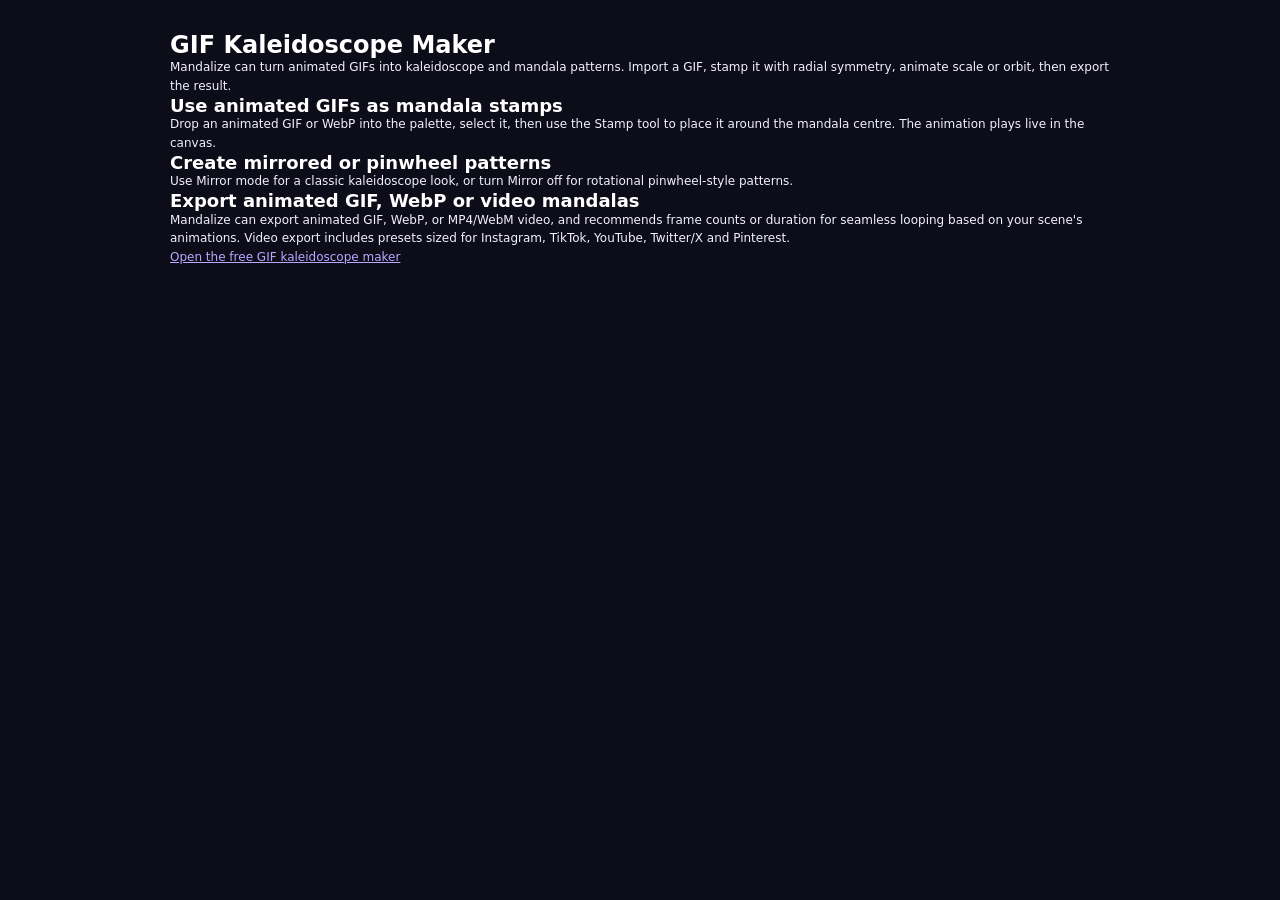
<file: gif-kaleidoscope-maker/index.html>
<!doctype html>
<html lang="en">
<head>
  <meta charset="utf-8">
  <meta name="viewport" content="width=device-width, initial-scale=1.0">
  <title>GIF Kaleidoscope Maker — Turn Animated GIFs into Mandalas</title>
  <meta name="description" content="Use Mandalize as a free GIF kaleidoscope maker. Import animated GIFs, stamp them into radial symmetry, animate them and export as GIF, WebP or video.">
  <link rel="canonical" href="https://www.mandalize.net/gif-kaleidoscope-maker/">
  <link rel="icon" type="image/png" href="../favicon.png">
  <link rel="stylesheet" href="../style.css?v=3.45">
</head>
<body style="background:#0d0d1a">
  <main class="seo-page">
    <h1>GIF Kaleidoscope Maker</h1>
    <p>
      Mandalize can turn animated GIFs into kaleidoscope and mandala patterns. Import a GIF, stamp it with radial
      symmetry, animate scale or orbit, then export the result.
    </p>

    <h2>Use animated GIFs as mandala stamps</h2>
    <p>
      Drop an animated GIF or WebP into the palette, select it, then use the Stamp tool to place it around the
      mandala centre. The animation plays live in the canvas.
    </p>

    <h2>Create mirrored or pinwheel patterns</h2>
    <p>
      Use Mirror mode for a classic kaleidoscope look, or turn Mirror off for rotational pinwheel-style patterns.
    </p>

    <h2>Export animated GIF, WebP or video mandalas</h2>
    <p>
      Mandalize can export animated GIF, WebP, or MP4/WebM video, and recommends frame counts or duration for
      seamless looping based on your scene's animations. Video export includes presets sized for Instagram,
      TikTok, YouTube, Twitter/X and Pinterest.
    </p>

    <p><a href="/">Open the free GIF kaleidoscope maker</a></p>
  </main>
</body>
</html>
</file>
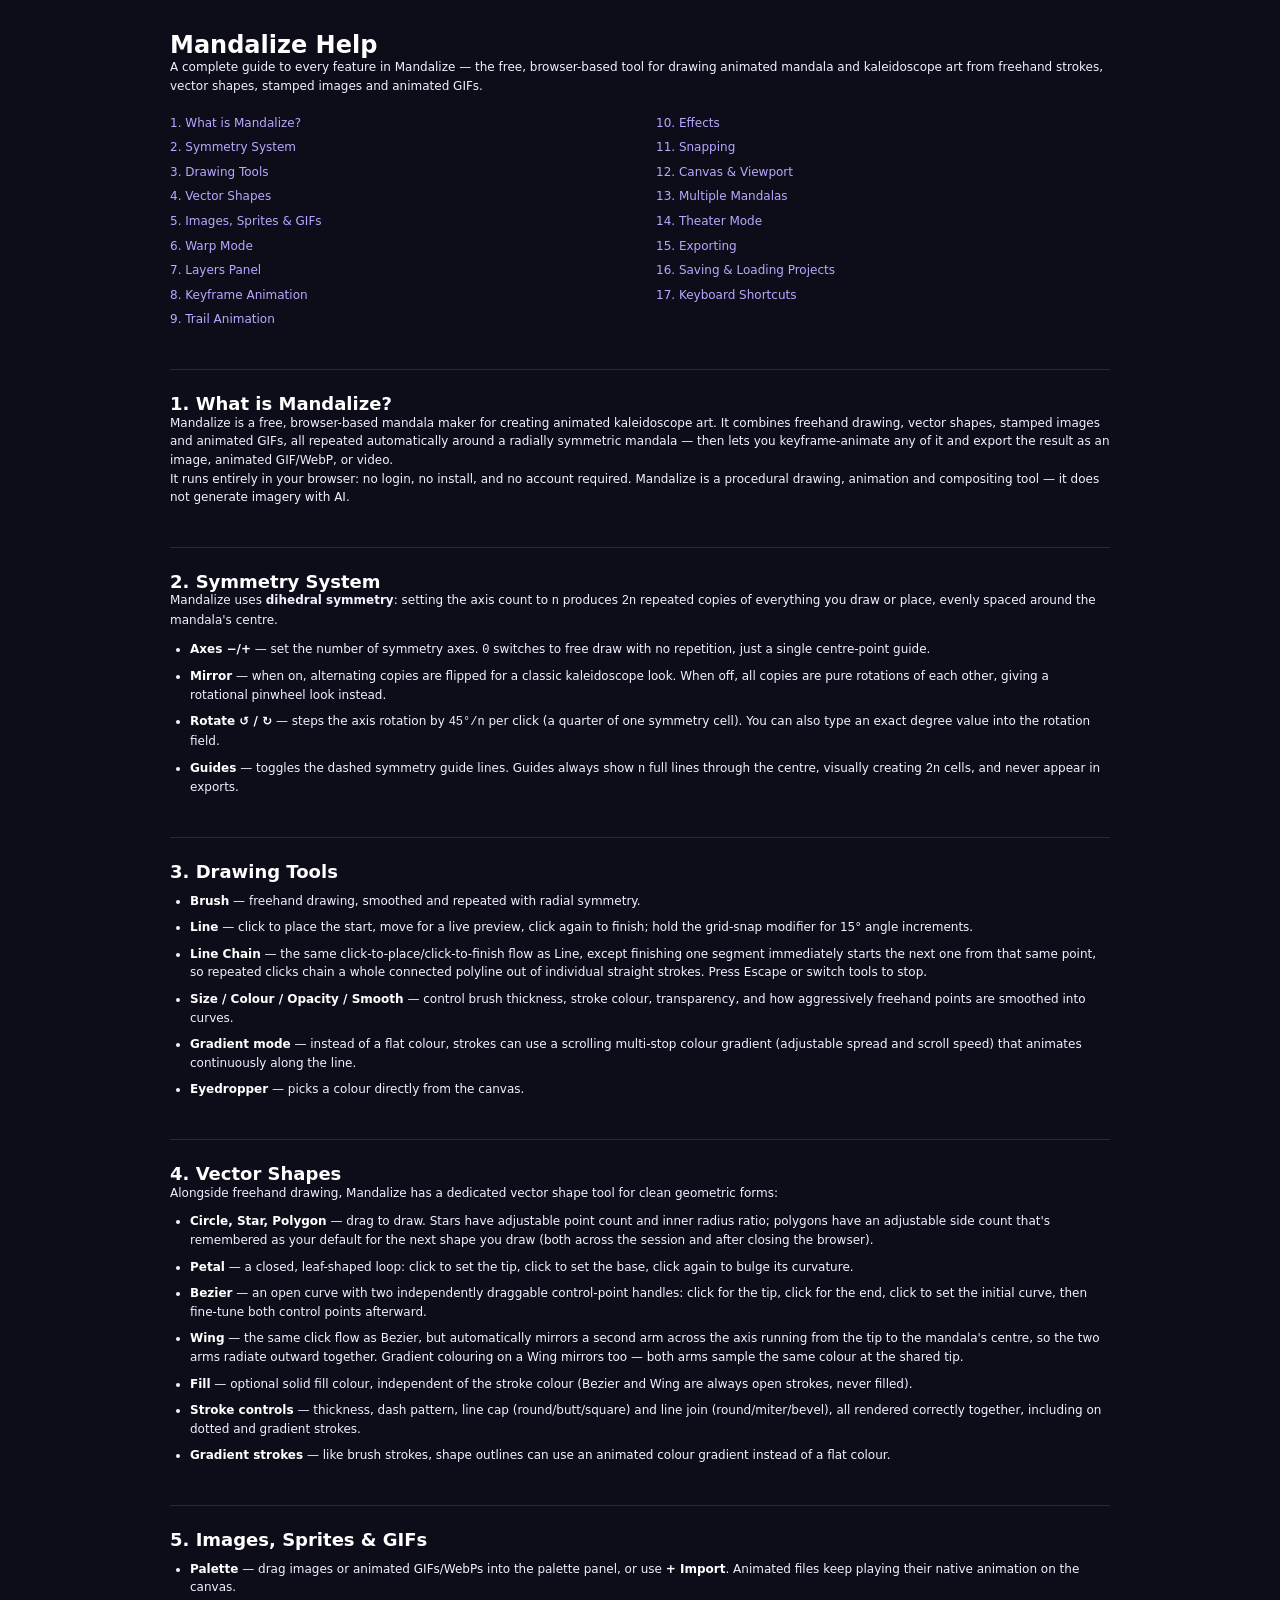
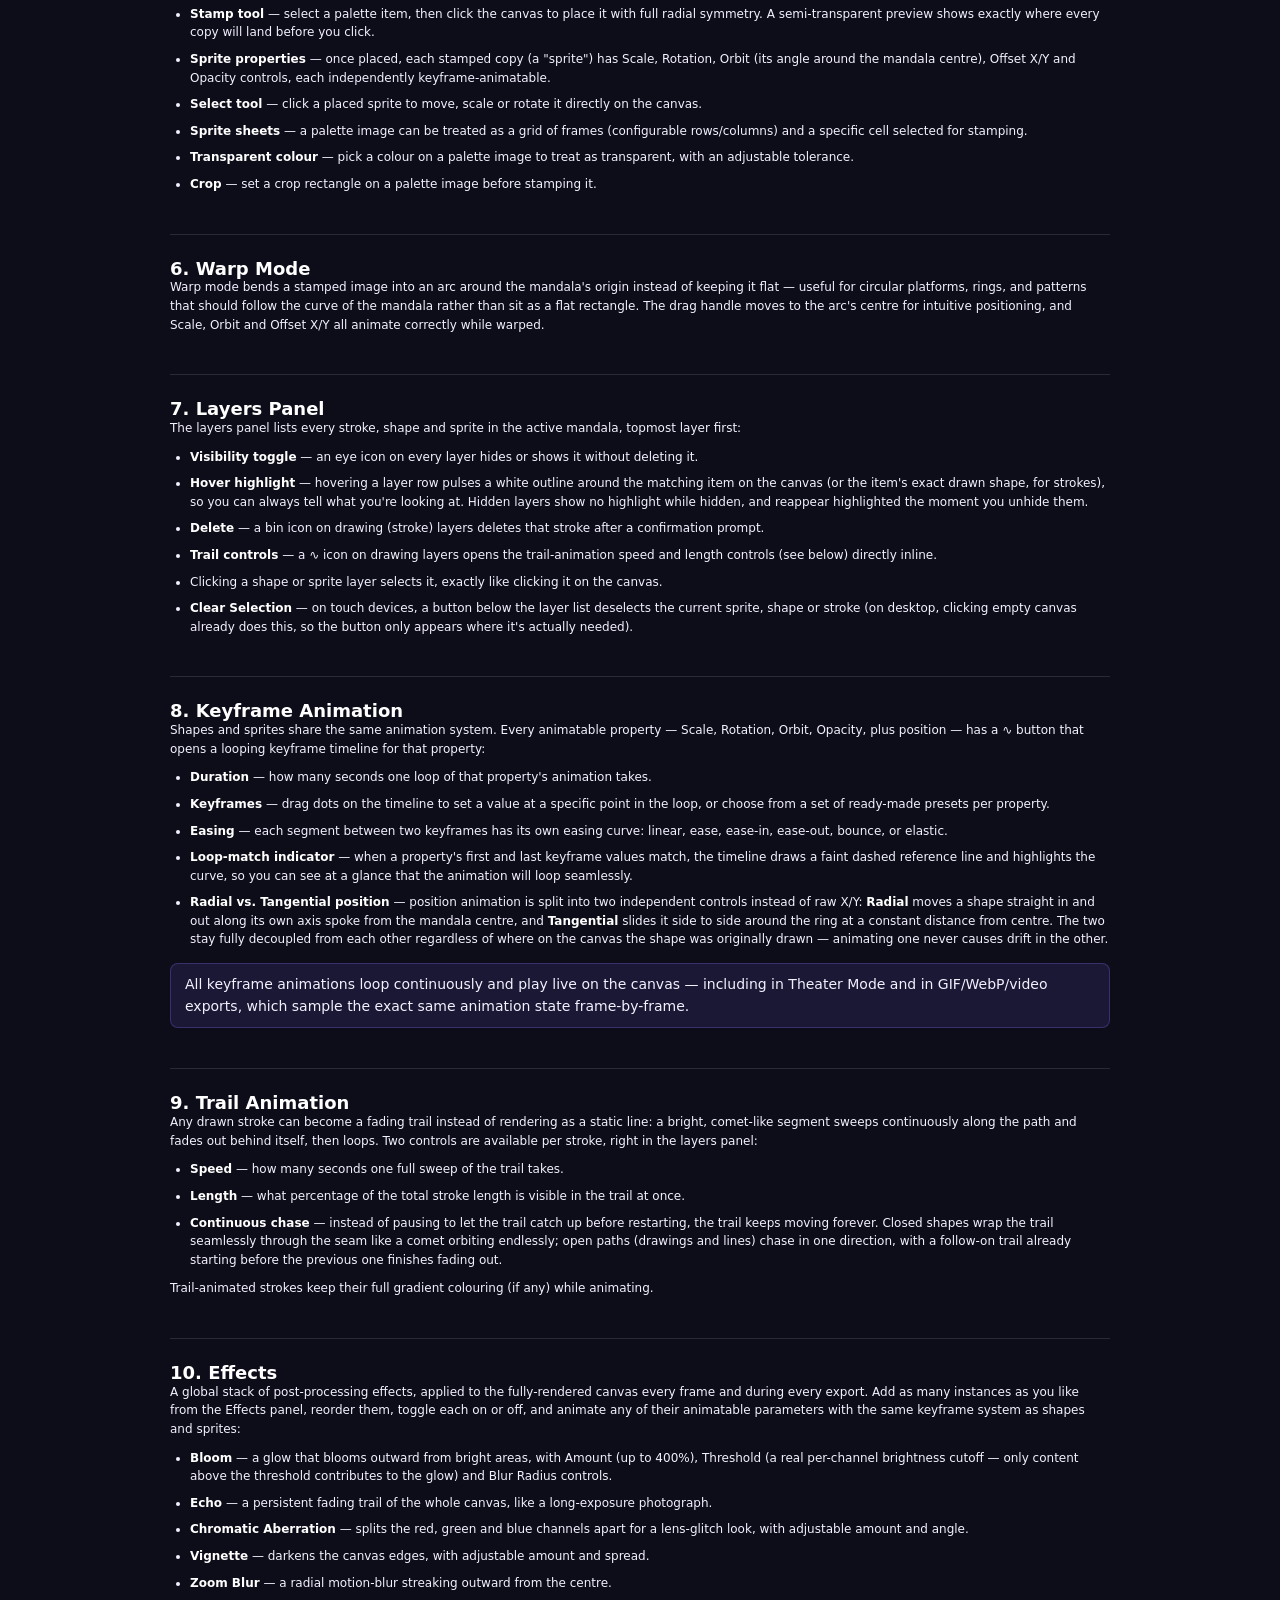
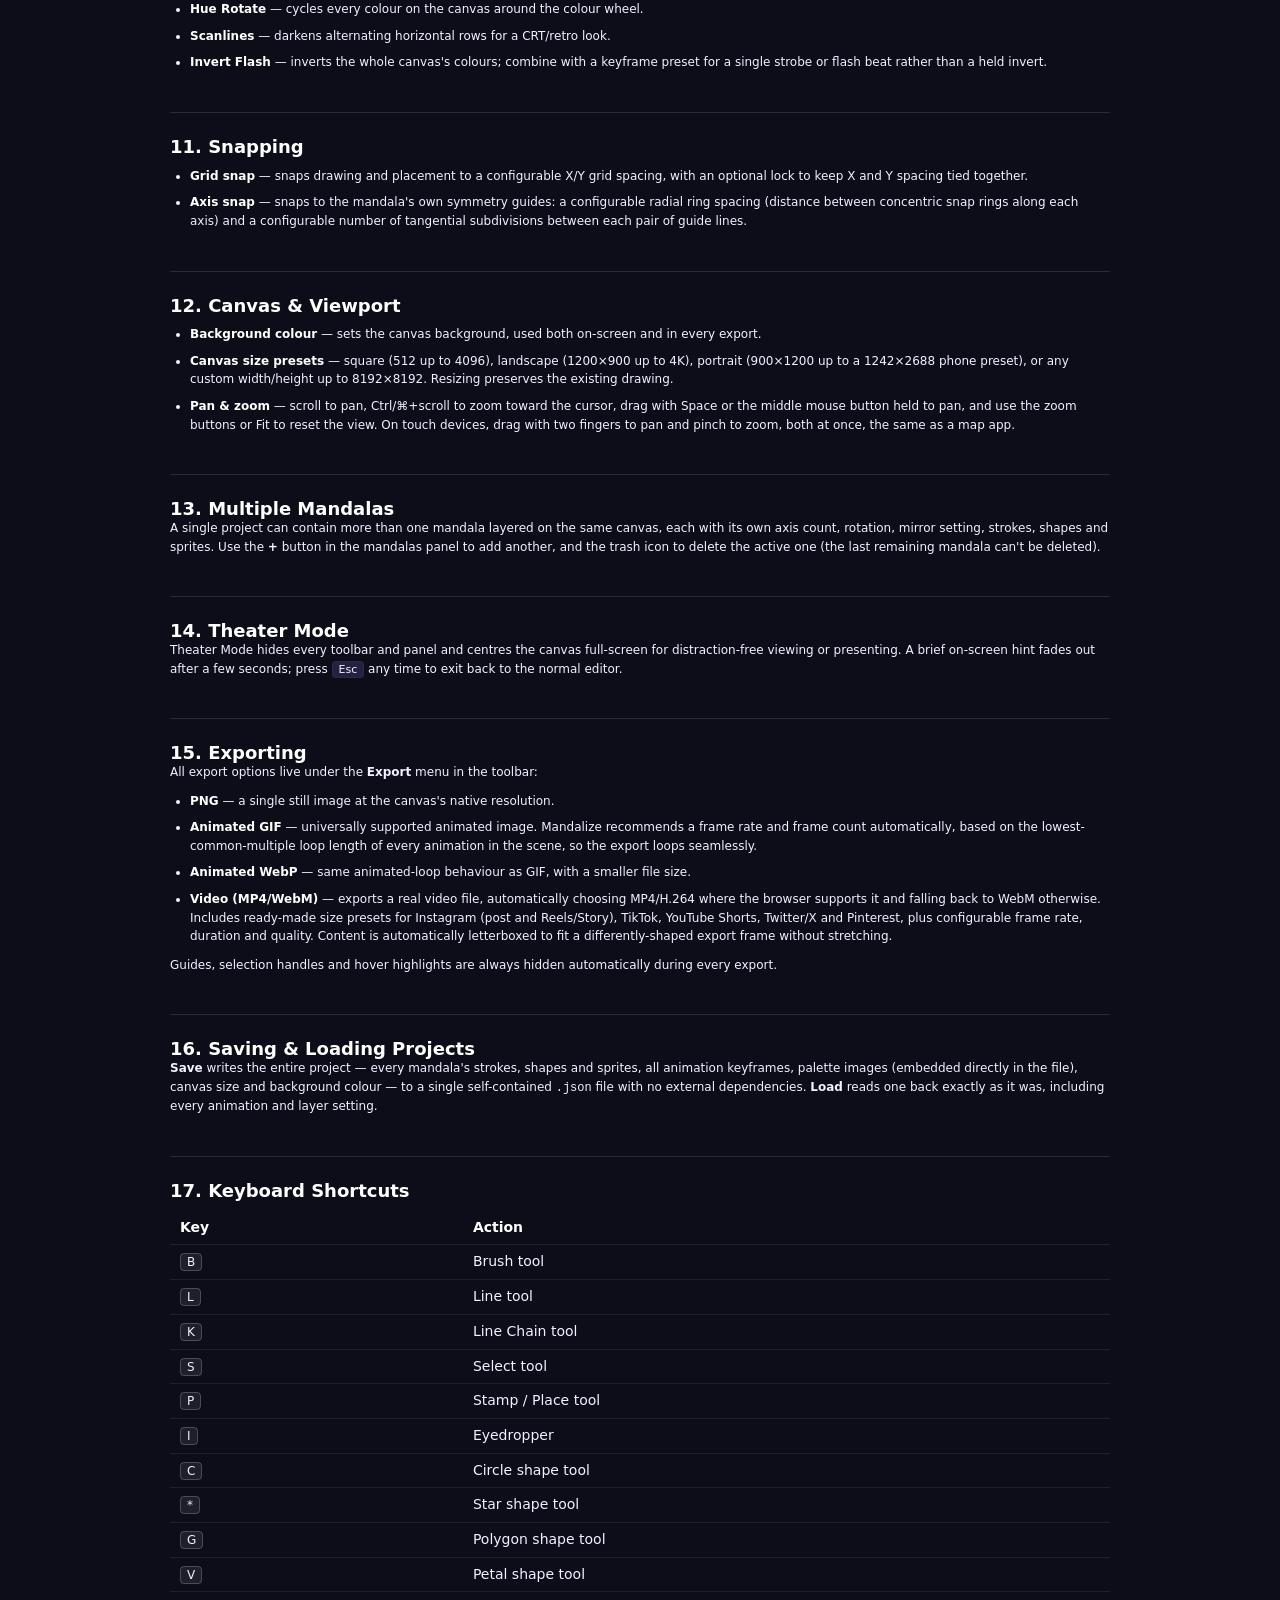
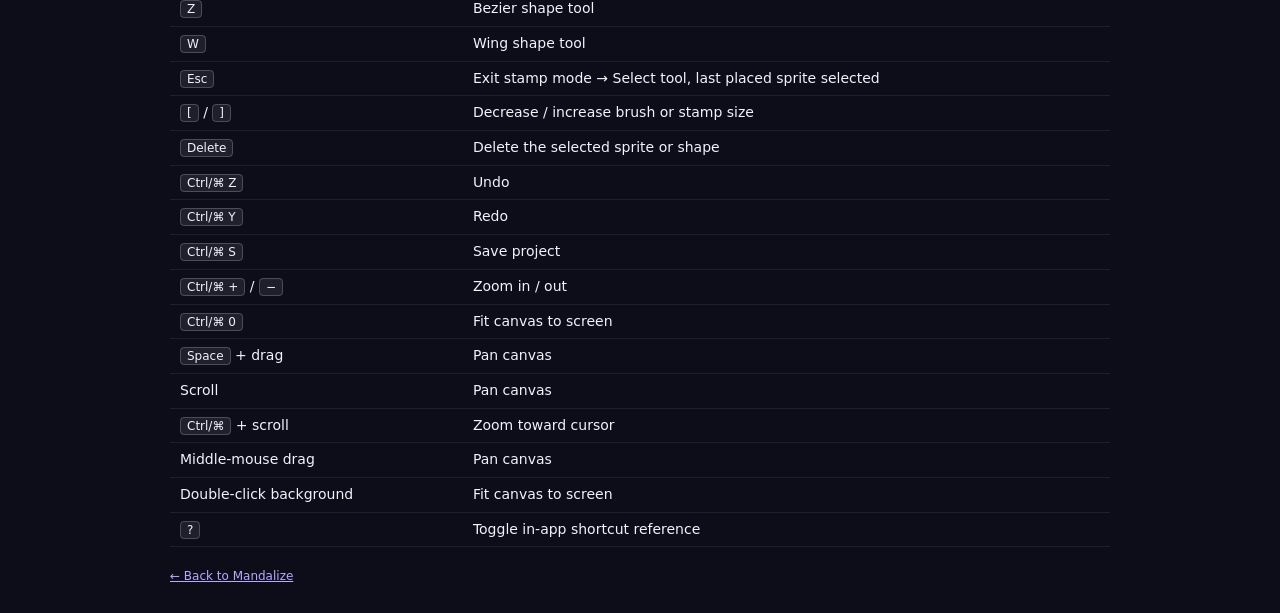
<file: help/index.html>
<!doctype html>
<html lang="en">
<head>
  <meta charset="utf-8">
  <meta name="viewport" content="width=device-width, initial-scale=1.0">
  <title>Mandalize Help — Full Feature Guide for the Animated Mandala Maker</title>
  <meta name="description" content="Complete guide to Mandalize: symmetry drawing, vector shapes, image and GIF stamping, keyframe animation, trail animation, post-processing effects, layers, snapping, and exporting to PNG, GIF, WebP and video.">
  <link rel="canonical" href="https://www.mandalize.net/help/">
  <link rel="icon" type="image/png" href="../favicon.png">
  <link rel="stylesheet" href="../style.css?v=3.45">
  <style>
    .help-toc { columns: 2; column-gap: 32px; margin: 18px 0 8px; padding: 0; list-style: none; }
    .help-toc li { margin-bottom: 6px; break-inside: avoid; }
    .help-toc a { text-decoration: none; }
    .help-toc a:hover { text-decoration: underline; }
    .seo-page h2 { margin-top: 40px; border-top: 1px solid rgba(255,255,255,0.12); padding-top: 24px; }
    .seo-page h3 { margin-top: 20px; color: #e8e0ff; }
    .feat-list { margin: 10px 0; padding-left: 20px; }
    .feat-list li { margin-bottom: 8px; }
    .feat-list b { color: #fff; }
    .kbd-table { width: 100%; border-collapse: collapse; margin: 10px 0 20px; font-size: 14px; }
    .kbd-table th, .kbd-table td { text-align: left; padding: 6px 10px; border-bottom: 1px solid rgba(255,255,255,0.08); }
    .kbd-table th { color: #fff; font-weight: 600; }
    .kbd-table kbd { background: rgba(255,255,255,0.08); border: 1px solid rgba(255,255,255,0.2); border-radius: 4px; padding: 1px 6px; font-family: inherit; font-size: 12px; }
    .note { background: rgba(124,106,240,0.12); border: 1px solid rgba(124,106,240,0.3); border-radius: 8px; padding: 10px 14px; margin: 14px 0; font-size: 14px; }
  </style>
</head>
<body style="background:#0d0d1a">
  <main class="seo-page">
    <h1>Mandalize Help</h1>
    <p>
      A complete guide to every feature in Mandalize — the free, browser-based tool for drawing animated
      mandala and kaleidoscope art from freehand strokes, vector shapes, stamped images and animated GIFs.
    </p>

    <nav aria-label="Table of contents">
      <ul class="help-toc">
        <li><a href="#overview">1. What is Mandalize?</a></li>
        <li><a href="#symmetry">2. Symmetry System</a></li>
        <li><a href="#drawing">3. Drawing Tools</a></li>
        <li><a href="#shapes">4. Vector Shapes</a></li>
        <li><a href="#images">5. Images, Sprites &amp; GIFs</a></li>
        <li><a href="#warp">6. Warp Mode</a></li>
        <li><a href="#layers">7. Layers Panel</a></li>
        <li><a href="#animation">8. Keyframe Animation</a></li>
        <li><a href="#trail">9. Trail Animation</a></li>
        <li><a href="#effects">10. Effects</a></li>
        <li><a href="#snapping">11. Snapping</a></li>
        <li><a href="#canvas">12. Canvas &amp; Viewport</a></li>
        <li><a href="#mandalas">13. Multiple Mandalas</a></li>
        <li><a href="#theater">14. Theater Mode</a></li>
        <li><a href="#export">15. Exporting</a></li>
        <li><a href="#save">16. Saving &amp; Loading Projects</a></li>
        <li><a href="#shortcuts">17. Keyboard Shortcuts</a></li>
      </ul>
    </nav>

    <h2 id="overview">1. What is Mandalize?</h2>
    <p>
      Mandalize is a free, browser-based mandala maker for creating animated kaleidoscope art. It combines
      freehand drawing, vector shapes, stamped images and animated GIFs, all repeated automatically around a
      radially symmetric mandala — then lets you keyframe-animate any of it and export the result as an image,
      animated GIF/WebP, or video.
    </p>
    <p>
      It runs entirely in your browser: no login, no install, and no account required. Mandalize is a
      procedural drawing, animation and compositing tool — it does not generate imagery with AI.
    </p>

    <h2 id="symmetry">2. Symmetry System</h2>
    <p>
      Mandalize uses <b>dihedral symmetry</b>: setting the axis count to <code>n</code> produces <code>2n</code>
      repeated copies of everything you draw or place, evenly spaced around the mandala's centre.
    </p>
    <ul class="feat-list">
      <li><b>Axes −/+</b> — set the number of symmetry axes. <code>0</code> switches to free draw with no
        repetition, just a single centre-point guide.</li>
      <li><b>Mirror</b> — when on, alternating copies are flipped for a classic kaleidoscope look. When off,
        all copies are pure rotations of each other, giving a rotational pinwheel look instead.</li>
      <li><b>Rotate ↺ / ↻</b> — steps the axis rotation by <code>45°/n</code> per click (a quarter of one
        symmetry cell). You can also type an exact degree value into the rotation field.</li>
      <li><b>Guides</b> — toggles the dashed symmetry guide lines. Guides always show <code>n</code> full
        lines through the centre, visually creating <code>2n</code> cells, and never appear in exports.</li>
    </ul>

    <h2 id="drawing">3. Drawing Tools</h2>
    <ul class="feat-list">
      <li><b>Brush</b> — freehand drawing, smoothed and repeated with radial symmetry.</li>
      <li><b>Line</b> — click to place the start, move for a live preview, click again to finish; hold the
        grid-snap modifier for 15° angle increments.</li>
      <li><b>Line Chain</b> — the same click-to-place/click-to-finish flow as Line, except finishing one
        segment immediately starts the next one from that same point, so repeated clicks chain a whole
        connected polyline out of individual straight strokes. Press Escape or switch tools to stop.</li>
      <li><b>Size / Colour / Opacity / Smooth</b> — control brush thickness, stroke colour, transparency, and
        how aggressively freehand points are smoothed into curves.</li>
      <li><b>Gradient mode</b> — instead of a flat colour, strokes can use a scrolling multi-stop colour
        gradient (adjustable spread and scroll speed) that animates continuously along the line.</li>
      <li><b>Eyedropper</b> — picks a colour directly from the canvas.</li>
    </ul>

    <h2 id="shapes">4. Vector Shapes</h2>
    <p>
      Alongside freehand drawing, Mandalize has a dedicated vector shape tool for clean geometric forms:
    </p>
    <ul class="feat-list">
      <li><b>Circle, Star, Polygon</b> — drag to draw. Stars have adjustable point count and inner radius
        ratio; polygons have an adjustable side count that's remembered as your default for the next shape you draw
        (both across the session and after closing the browser).</li>
      <li><b>Petal</b> — a closed, leaf-shaped loop: click to set the tip, click to set the base, click again
        to bulge its curvature.</li>
      <li><b>Bezier</b> — an open curve with two independently draggable control-point handles: click for the
        tip, click for the end, click to set the initial curve, then fine-tune both control points afterward.</li>
      <li><b>Wing</b> — the same click flow as Bezier, but automatically mirrors a second arm across the axis
        running from the tip to the mandala's centre, so the two arms radiate outward together. Gradient
        colouring on a Wing mirrors too — both arms sample the same colour at the shared tip.</li>
      <li><b>Fill</b> — optional solid fill colour, independent of the stroke colour (Bezier and Wing are
        always open strokes, never filled).</li>
      <li><b>Stroke controls</b> — thickness, dash pattern, line cap (round/butt/square) and line join
        (round/miter/bevel), all rendered correctly together, including on dotted and gradient strokes.</li>
      <li><b>Gradient strokes</b> — like brush strokes, shape outlines can use an animated colour gradient
        instead of a flat colour.</li>
    </ul>

    <h2 id="images">5. Images, Sprites &amp; GIFs</h2>
    <ul class="feat-list">
      <li><b>Palette</b> — drag images or animated GIFs/WebPs into the palette panel, or use <b>+ Import</b>.
        Animated files keep playing their native animation on the canvas.</li>
      <li><b>Stamp tool</b> — select a palette item, then click the canvas to place it with full radial
        symmetry. A semi-transparent preview shows exactly where every copy will land before you click.</li>
      <li><b>Sprite properties</b> — once placed, each stamped copy (a "sprite") has Scale, Rotation, Orbit
        (its angle around the mandala centre), Offset X/Y and Opacity controls, each independently
        keyframe-animatable.</li>
      <li><b>Select tool</b> — click a placed sprite to move, scale or rotate it directly on the canvas.</li>
      <li><b>Sprite sheets</b> — a palette image can be treated as a grid of frames (configurable rows/columns)
        and a specific cell selected for stamping.</li>
      <li><b>Transparent colour</b> — pick a colour on a palette image to treat as transparent, with an
        adjustable tolerance.</li>
      <li><b>Crop</b> — set a crop rectangle on a palette image before stamping it.</li>
    </ul>

    <h2 id="warp">6. Warp Mode</h2>
    <p>
      Warp mode bends a stamped image into an arc around the mandala's origin instead of keeping it flat —
      useful for circular platforms, rings, and patterns that should follow the curve of the mandala rather
      than sit as a flat rectangle. The drag handle moves to the arc's centre for intuitive positioning, and
      Scale, Orbit and Offset X/Y all animate correctly while warped.
    </p>

    <h2 id="layers">7. Layers Panel</h2>
    <p>
      The layers panel lists every stroke, shape and sprite in the active mandala, topmost layer first:
    </p>
    <ul class="feat-list">
      <li><b>Visibility toggle</b> — an eye icon on every layer hides or shows it without deleting it.</li>
      <li><b>Hover highlight</b> — hovering a layer row pulses a white outline around the matching item on
        the canvas (or the item's exact drawn shape, for strokes), so you can always tell what you're looking at.
        Hidden layers show no highlight while hidden, and reappear highlighted the moment you unhide them.</li>
      <li><b>Delete</b> — a bin icon on drawing (stroke) layers deletes that stroke after a confirmation
        prompt.</li>
      <li><b>Trail controls</b> — a ∿ icon on drawing layers opens the trail-animation speed and length
        controls (see below) directly inline.</li>
      <li>Clicking a shape or sprite layer selects it, exactly like clicking it on the canvas.</li>
      <li><b>Clear Selection</b> — on touch devices, a button below the layer list deselects the current
        sprite, shape or stroke (on desktop, clicking empty canvas already does this, so the button only
        appears where it's actually needed).</li>
    </ul>

    <h2 id="animation">8. Keyframe Animation</h2>
    <p>
      Shapes and sprites share the same animation system. Every animatable property — Scale, Rotation, Orbit,
      Opacity, plus position — has a ∿ button that opens a looping keyframe timeline for that property:
    </p>
    <ul class="feat-list">
      <li><b>Duration</b> — how many seconds one loop of that property's animation takes.</li>
      <li><b>Keyframes</b> — drag dots on the timeline to set a value at a specific point in the loop, or
        choose from a set of ready-made presets per property.</li>
      <li><b>Easing</b> — each segment between two keyframes has its own easing curve: linear, ease, ease-in,
        ease-out, bounce, or elastic.</li>
      <li><b>Loop-match indicator</b> — when a property's first and last keyframe values match, the timeline
        draws a faint dashed reference line and highlights the curve, so you can see at a glance that the
        animation will loop seamlessly.</li>
      <li>
        <b>Radial vs. Tangential position</b> — position animation is split into two independent controls
        instead of raw X/Y: <b>Radial</b> moves a shape straight in and out along its own axis spoke from the
        mandala centre, and <b>Tangential</b> slides it side to side around the ring at a constant distance from
        centre. The two stay fully decoupled from each other regardless of where on the canvas the shape was
        originally drawn — animating one never causes drift in the other.
      </li>
    </ul>
    <div class="note">
      All keyframe animations loop continuously and play live on the canvas — including in Theater Mode and
      in GIF/WebP/video exports, which sample the exact same animation state frame-by-frame.
    </div>

    <h2 id="trail">9. Trail Animation</h2>
    <p>
      Any drawn stroke can become a fading trail instead of rendering as a static line: a bright, comet-like
      segment sweeps continuously along the path and fades out behind itself, then loops. Two controls are
      available per stroke, right in the layers panel:
    </p>
    <ul class="feat-list">
      <li><b>Speed</b> — how many seconds one full sweep of the trail takes.</li>
      <li><b>Length</b> — what percentage of the total stroke length is visible in the trail at once.</li>
      <li><b>Continuous chase</b> — instead of pausing to let the trail catch up before restarting, the trail
        keeps moving forever. Closed shapes wrap the trail seamlessly through the seam like a comet orbiting
        endlessly; open paths (drawings and lines) chase in one direction, with a follow-on trail already
        starting before the previous one finishes fading out.</li>
    </ul>
    <p>Trail-animated strokes keep their full gradient colouring (if any) while animating.</p>

    <h2 id="effects">10. Effects</h2>
    <p>
      A global stack of post-processing effects, applied to the fully-rendered canvas every frame and during
      every export. Add as many instances as you like from the Effects panel, reorder them, toggle each on or
      off, and animate any of their animatable parameters with the same keyframe system as shapes and sprites:
    </p>
    <ul class="feat-list">
      <li><b>Bloom</b> — a glow that blooms outward from bright areas, with Amount (up to 400%), Threshold (a
        real per-channel brightness cutoff — only content above the threshold contributes to the glow) and
        Blur Radius controls.</li>
      <li><b>Echo</b> — a persistent fading trail of the whole canvas, like a long-exposure photograph.</li>
      <li><b>Chromatic Aberration</b> — splits the red, green and blue channels apart for a lens-glitch look,
        with adjustable amount and angle.</li>
      <li><b>Vignette</b> — darkens the canvas edges, with adjustable amount and spread.</li>
      <li><b>Zoom Blur</b> — a radial motion-blur streaking outward from the centre.</li>
      <li><b>Hue Rotate</b> — cycles every colour on the canvas around the colour wheel.</li>
      <li><b>Scanlines</b> — darkens alternating horizontal rows for a CRT/retro look.</li>
      <li><b>Invert Flash</b> — inverts the whole canvas's colours; combine with a keyframe preset for a single
        strobe or flash beat rather than a held invert.</li>
    </ul>

    <h2 id="snapping">11. Snapping</h2>
    <ul class="feat-list">
      <li><b>Grid snap</b> — snaps drawing and placement to a configurable X/Y grid spacing, with an optional
        lock to keep X and Y spacing tied together.</li>
      <li><b>Axis snap</b> — snaps to the mandala's own symmetry guides: a configurable radial ring spacing
        (distance between concentric snap rings along each axis) and a configurable number of tangential
        subdivisions between each pair of guide lines.</li>
    </ul>

    <h2 id="canvas">12. Canvas &amp; Viewport</h2>
    <ul class="feat-list">
      <li><b>Background colour</b> — sets the canvas background, used both on-screen and in every export.</li>
      <li>
        <b>Canvas size presets</b> — square (512 up to 4096), landscape (1200×900 up to 4K), portrait
        (900×1200 up to a 1242×2688 phone preset), or any custom width/height up to 8192×8192. Resizing
        preserves the existing drawing.
      </li>
      <li><b>Pan &amp; zoom</b> — scroll to pan, Ctrl/⌘+scroll to zoom toward the cursor, drag with Space or
        the middle mouse button held to pan, and use the zoom buttons or Fit to reset the view. On touch
        devices, drag with two fingers to pan and pinch to zoom, both at once, the same as a map app.</li>
    </ul>

    <h2 id="mandalas">13. Multiple Mandalas</h2>
    <p>
      A single project can contain more than one mandala layered on the same canvas, each with its own axis
      count, rotation, mirror setting, strokes, shapes and sprites. Use the <b>+</b> button in the mandalas
      panel to add another, and the trash icon to delete the active one (the last remaining mandala can't be
      deleted).
    </p>

    <h2 id="theater">14. Theater Mode</h2>
    <p>
      Theater Mode hides every toolbar and panel and centres the canvas full-screen for distraction-free
      viewing or presenting. A brief on-screen hint fades out after a few seconds; press <kbd>Esc</kbd> any
      time to exit back to the normal editor.
    </p>

    <h2 id="export">15. Exporting</h2>
    <p>All export options live under the <b>Export</b> menu in the toolbar:</p>
    <ul class="feat-list">
      <li><b>PNG</b> — a single still image at the canvas's native resolution.</li>
      <li><b>Animated GIF</b> — universally supported animated image. Mandalize recommends a frame rate and
        frame count automatically, based on the lowest-common-multiple loop length of every animation in the
        scene, so the export loops seamlessly.</li>
      <li><b>Animated WebP</b> — same animated-loop behaviour as GIF, with a smaller file size.</li>
      <li>
        <b>Video (MP4/WebM)</b> — exports a real video file, automatically choosing MP4/H.264 where the
        browser supports it and falling back to WebM otherwise. Includes ready-made size presets for Instagram
        (post and Reels/Story), TikTok, YouTube Shorts, Twitter/X and Pinterest, plus configurable frame rate,
        duration and quality. Content is automatically letterboxed to fit a differently-shaped export frame
        without stretching.
      </li>
    </ul>
    <p>Guides, selection handles and hover highlights are always hidden automatically during every export.</p>

    <h2 id="save">16. Saving &amp; Loading Projects</h2>
    <p>
      <b>Save</b> writes the entire project — every mandala's strokes, shapes and sprites, all animation
      keyframes, palette images (embedded directly in the file), canvas size and background colour — to a
      single self-contained <code>.json</code> file with no external dependencies. <b>Load</b> reads one back
      exactly as it was, including every animation and layer setting.
    </p>

    <h2 id="shortcuts">17. Keyboard Shortcuts</h2>
    <table class="kbd-table">
      <tr><th>Key</th><th>Action</th></tr>
      <tr><td><kbd>B</kbd></td><td>Brush tool</td></tr>
      <tr><td><kbd>L</kbd></td><td>Line tool</td></tr>
      <tr><td><kbd>K</kbd></td><td>Line Chain tool</td></tr>
      <tr><td><kbd>S</kbd></td><td>Select tool</td></tr>
      <tr><td><kbd>P</kbd></td><td>Stamp / Place tool</td></tr>
      <tr><td><kbd>I</kbd></td><td>Eyedropper</td></tr>
      <tr><td><kbd>C</kbd></td><td>Circle shape tool</td></tr>
      <tr><td><kbd>*</kbd></td><td>Star shape tool</td></tr>
      <tr><td><kbd>G</kbd></td><td>Polygon shape tool</td></tr>
      <tr><td><kbd>V</kbd></td><td>Petal shape tool</td></tr>
      <tr><td><kbd>Z</kbd></td><td>Bezier shape tool</td></tr>
      <tr><td><kbd>W</kbd></td><td>Wing shape tool</td></tr>
      <tr><td><kbd>Esc</kbd></td><td>Exit stamp mode → Select tool, last placed sprite selected</td></tr>
      <tr><td><kbd>[</kbd> / <kbd>]</kbd></td><td>Decrease / increase brush or stamp size</td></tr>
      <tr><td><kbd>Delete</kbd></td><td>Delete the selected sprite or shape</td></tr>
      <tr><td><kbd>Ctrl/⌘ Z</kbd></td><td>Undo</td></tr>
      <tr><td><kbd>Ctrl/⌘ Y</kbd></td><td>Redo</td></tr>
      <tr><td><kbd>Ctrl/⌘ S</kbd></td><td>Save project</td></tr>
      <tr><td><kbd>Ctrl/⌘ +</kbd> / <kbd>−</kbd></td><td>Zoom in / out</td></tr>
      <tr><td><kbd>Ctrl/⌘ 0</kbd></td><td>Fit canvas to screen</td></tr>
      <tr><td><kbd>Space</kbd> + drag</td><td>Pan canvas</td></tr>
      <tr><td>Scroll</td><td>Pan canvas</td></tr>
      <tr><td><kbd>Ctrl/⌘</kbd> + scroll</td><td>Zoom toward cursor</td></tr>
      <tr><td>Middle-mouse drag</td><td>Pan canvas</td></tr>
      <tr><td>Double-click background</td><td>Fit canvas to screen</td></tr>
      <tr><td><kbd>?</kbd></td><td>Toggle in-app shortcut reference</td></tr>
    </table>

    <p><a href="/">← Back to Mandalize</a></p>
  </main>
</body>
</html>
</file>
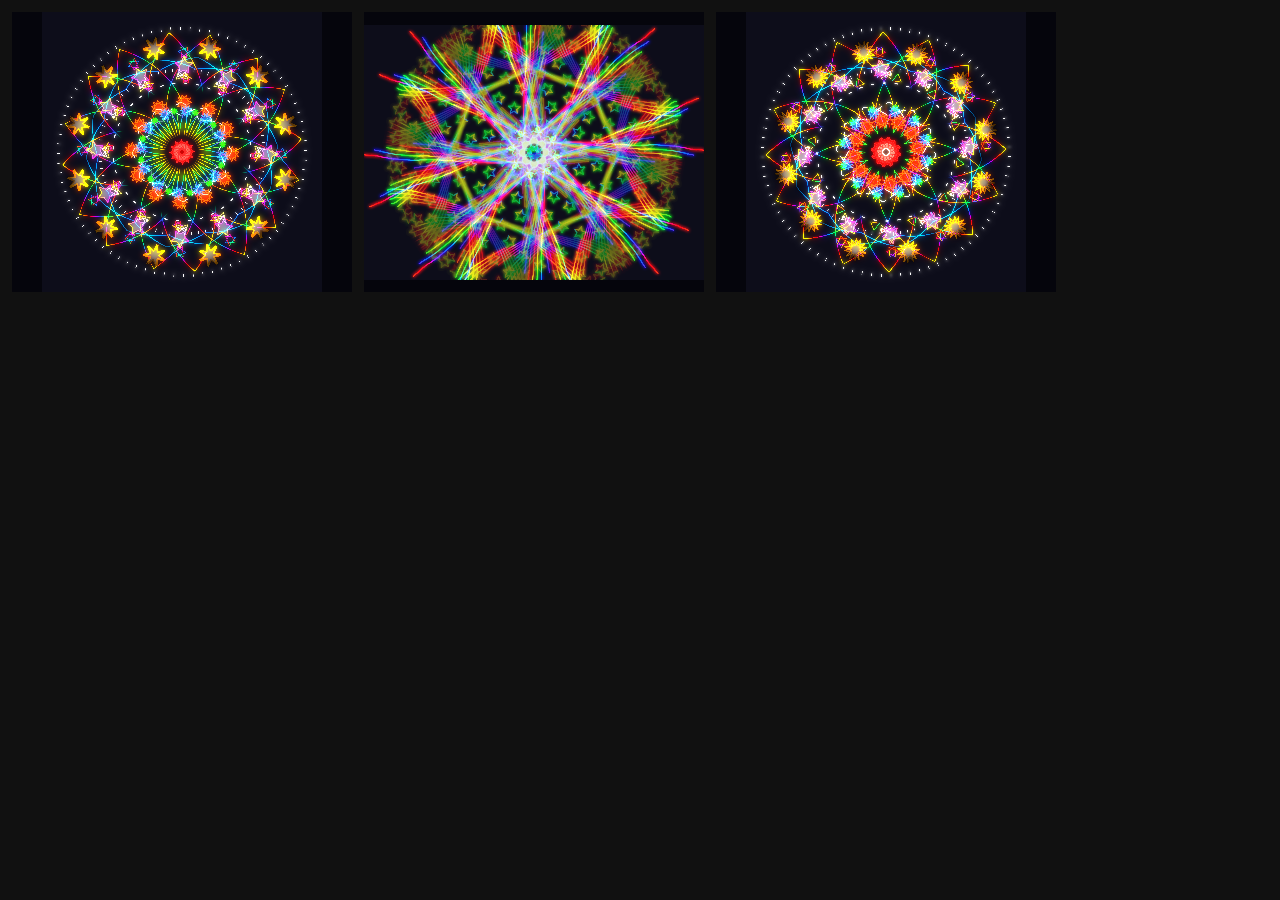
<file: gallery-test.html>
<!DOCTYPE html>
<html>
<head>
<meta charset="UTF-8">
<title>Mandalize Gallery Test</title>
<style>
  body { margin: 0; background: #111; display: flex; flex-wrap: wrap; gap: 12px; padding: 12px; }
  .mandalize-player { width: 340px; height: 280px; background: #000; }
</style>
</head>
<body>
  <div class="mandalize-player" data-src="examples/ChakraAwakening.json"></div>
  <div class="mandalize-player" data-src="examples/RainbowNova.json"></div>
  <div class="mandalize-player" data-src="examples/ChakraAwakening.json"></div>
  <script src="mandalize-embed.js"></script>
</body>
</html>
</file>
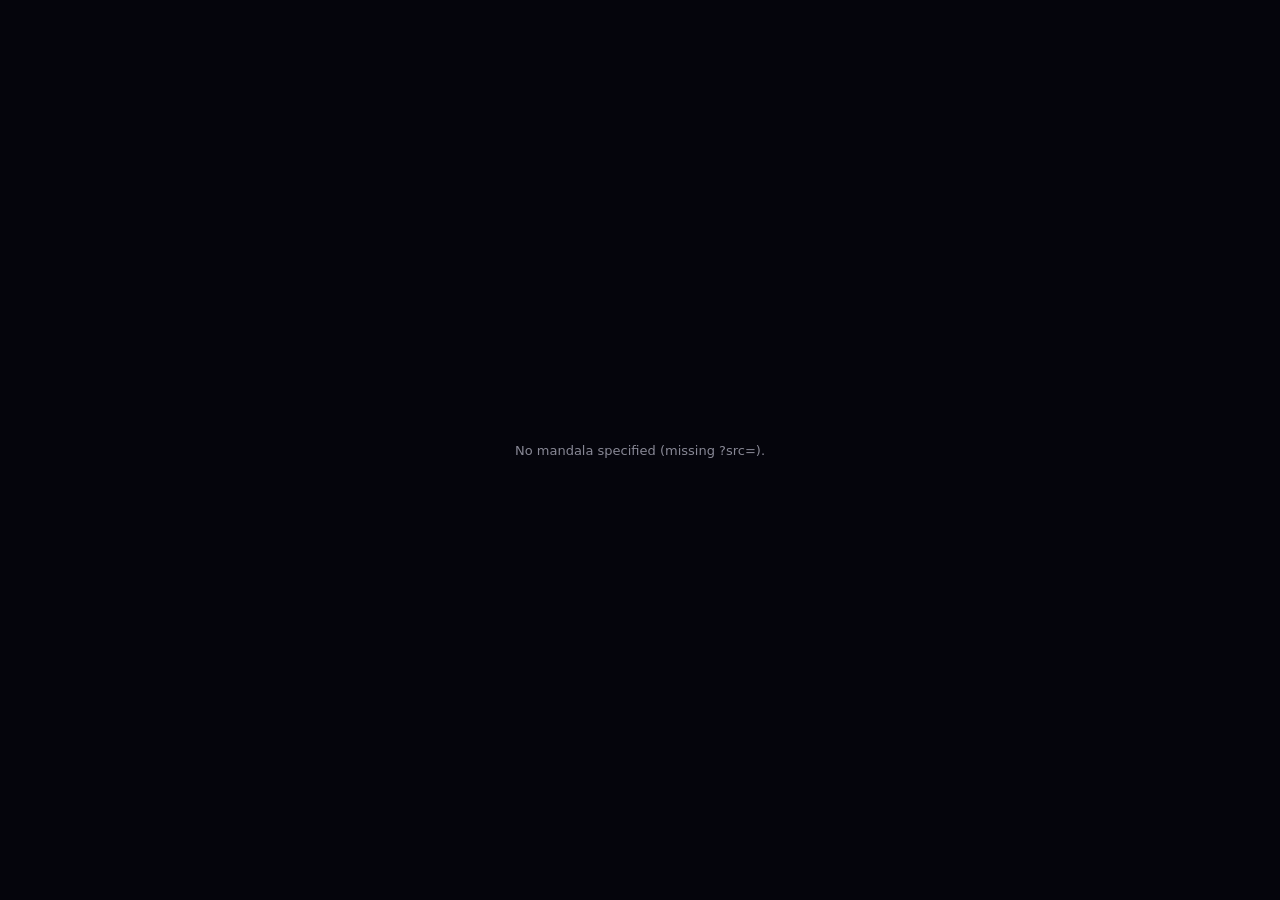
<file: player.html>
<!DOCTYPE html>
<html lang="en">
<head>
<meta charset="UTF-8">
<meta name="viewport" content="width=device-width, initial-scale=1">
<title>Mandalize Player</title>
<link rel="stylesheet" href="player.css">
</head>
<body>
<!-- Off-screen container palette images decode/paint into before being
     drawn to the canvas — same pattern the editor relies on, see
     loadProjectData in player.js. -->
<div id="hidden-imgs" style="display:none"></div>

<div id="player-root">
  <canvas id="main-canvas" width="1200" height="900"></canvas>

  <div id="player-loading">Loading…</div>
  <div id="player-error" style="display:none">Couldn't load this mandala.</div>

  <div id="player-chrome" style="display:none">
    <button id="player-play-pause" title="Play/Pause (Space)" aria-label="Play or pause">❚❚</button>
    <button id="player-fullscreen" title="Fullscreen (F)" aria-label="Toggle fullscreen">⛶</button>
  </div>
</div>

<!-- gifuct decodes animated GIF sprites saved inside a project's palette —
     same dependency the editor has. No gifenc/video-export libraries here:
     the player only ever plays a project, never exports one. -->
<script src="gifuct.bundle.js"></script>
<script src="engine.js"></script>
<script src="player.js"></script>
</body>
</html>
</file>
<file: style.css>
:root {
  --bg: #0d0d1a;
  --panel: #13132a;
  --toolbar: #1a1a2e;
  --border: #2a2a4a;
  --text: #c0c0d0;
  --text-dim: #6070a0;
  --accent: #7c6af0;
  --accent-glow: rgba(124,106,240,0.25);
  --btn: #222240;
  --btn-hover: #2e2e52;
  --active: rgba(124,106,240,0.2);
  --danger: #7a1515;
  --danger-hover: #9a2020;
}

html { height: 100%; height: 100svh; }

*,*::before,*::after { box-sizing: border-box; margin: 0; padding: 0; }

body {
  background: var(--bg);
  color: var(--text);
  font-family: 'Inter', -apple-system, BlinkMacSystemFont, 'Segoe UI', system-ui, sans-serif;
  font-size: 12px;
  height: 100%;
  height: 100svh;
  overflow: hidden;
  user-select: none;
  -webkit-user-select: none;
}

#app {
  display: flex;
  flex-direction: column;
  height: 100%;
  height: 100svh;
  min-height: 0;
}

/* ── Toolbar ── */
#toolbar {
  min-height: 56px;
  background: var(--toolbar);
  border-bottom: 1px solid var(--border);
  display: flex;
  align-items: center;
  flex-wrap: wrap;
  gap: 3px;
  row-gap: 3px;
  padding: 3px 8px;
  flex-shrink: 0;
}

/* ── Main layout ── */
#main { flex: 1 1 0; min-height: 0; display: flex; overflow: hidden; }

/* ── Left panel ── */
#left-panel {
  width: 56px;
  background: var(--panel);
  border-right: 1px solid var(--border);
  display: flex;
  flex-direction: column;
  align-items: center;
  padding: 8px 4px;
  gap: 3px;
  flex-shrink: 0;
  overflow-y: auto;
}
#left-panel::-webkit-scrollbar { width: 0; }

/* ── Canvas ── */
#canvas-container {
  flex: 1 1 0;
  min-width: 0;
  min-height: 0;
  overflow: hidden;
  background: #06060f;
  position: relative;
}
#main-canvas {
  display: block;
  position: absolute;
  top: 0;
  left: 0;
  transform-origin: top left;
  box-shadow: 0 0 40px rgba(124,106,240,0.15), 0 0 0 1px var(--border);
  z-index: 1;
}
#overlay-canvas {
  display: block;
  position: absolute;
  top: 0;
  left: 0;
  z-index: 2;
  cursor: crosshair;
  /* Let JS handle single-finger drawing gestures instead of the browser's
     native scroll/pinch-zoom/pull-to-refresh handling. */
  touch-action: none;
}

/* Splash logo — shown over the canvas on load, faded out by JS a moment
   later (see init() in app.js). pointer-events:none so it never blocks the
   very first click/draw even before the fade starts.
   The logo image is icon-plus-wordmark (mandala flower on top, "MANDALIZE /
   THIS IS THE WAY" text below), so its own visual centre sits below the
   flower's actual centre — translateY is offset to 39.16% (the flower's
   measured centre as a fraction of the image's height, not 50%) so the
   flower lines up with the mandala's own axis centre instead of the whole
   logo block being centred as one unit. init() calls centerCanvasView()
   right before showing this, so the canvas's own axis centre coincides
   with the container's visual centre (50%/50%) at the moment it's shown. */
#splash-logo {
  position: absolute;
  top: 50%;
  left: 50%;
  transform: translate(-50%, -39.16%);
  width: min(50%, 360px);
  z-index: 3;
  pointer-events: none;
  opacity: 1;
  transition: opacity 0.8s ease;
}
#splash-logo.splash-hidden {
  opacity: 0;
}

/* ── Right panel ──
   Layers gets a capped height with its own scrollbar; the Inspector below
   it takes all remaining space and scrolls internally. That way a long
   Layers list can never push the Inspector out of view — it's always
   visible right under Layers, not "a scroll away". */
#right-panel {
  width: 260px;
  min-height: 0;
  background: var(--panel);
  border-left: 1px solid var(--border);
  display: flex;
  flex-direction: column;
  overflow: hidden;
  flex-shrink: 0;
  position: relative;
  transition: width 0.16s ease;
}
#right-panel.collapsed { width: 26px; }

.right-panel-body {
  display: flex;
  flex-direction: column;
  flex: 1;
  min-height: 0;
  overflow: hidden;
}
#right-panel.collapsed .right-panel-body { display: none; }

.layers-list {
  flex: 0 1 auto;
  max-height: 34vh;
  min-height: 90px;
  overflow-y: auto;
  padding: 2px 0;
}
.layers-list::-webkit-scrollbar { width: 4px; }
.layers-list::-webkit-scrollbar-thumb { background: var(--border); border-radius: 2px; }

/* Deselecting normally just means tapping empty canvas — this button only
   earns its keep on touch (no hover to preview a hit before committing to a
   tap) and only once there's actually something to deselect. */
#btn-clear-selection { display: none; }
@media (hover: none) {
  #btn-clear-selection.has-selection { display: block; }
}

.inspector-panel {
  flex: 1 1 0;
  min-height: 0;
  overflow-y: auto;
  overflow-x: hidden;
}
.inspector-panel::-webkit-scrollbar { width: 4px; }
.inspector-panel::-webkit-scrollbar-thumb { background: var(--border); border-radius: 2px; }

/* ── Images panel ──
   Its own column so a large image library scrolls independently and never
   crowds the Layers/Inspector column. Collapses to a thin strip. */
#images-panel {
  width: 220px;
  min-height: 0;
  background: var(--panel);
  border-left: 1px solid var(--border);
  display: flex;
  flex-direction: column;
  overflow: hidden;
  flex-shrink: 0;
  position: relative;
  transition: width 0.16s ease;
}
#images-panel.collapsed { width: 26px; }

.images-panel-body {
  display: flex;
  flex-direction: column;
  flex: 1;
  min-height: 0;
  overflow-y: auto;
}
.images-panel-body::-webkit-scrollbar { width: 4px; }
.images-panel-body::-webkit-scrollbar-thumb { background: var(--border); border-radius: 2px; }
#images-panel.collapsed .images-panel-body { display: none; }

.panel-header-actions {
  display: flex;
  align-items: center;
  gap: 6px;
  flex-shrink: 0;
}

#btn-images-collapse,
#btn-images-expand-icon,
#btn-right-collapse,
#btn-right-expand-icon {
  flex-shrink: 0;
  width: 18px;
  height: 18px;
  display: flex;
  align-items: center;
  justify-content: center;
  background: var(--btn);
  border: 1px solid var(--border);
  border-radius: 3px;
  color: var(--text);
  cursor: pointer;
  font-size: 12px;
  line-height: 1;
}
#btn-images-collapse:hover,
#btn-images-expand-icon:hover,
#btn-right-collapse:hover,
#btn-right-expand-icon:hover { background: var(--btn-hover); }
#images-panel.collapsed #btn-images-collapse { display: none; }
#right-panel.collapsed #btn-right-collapse { display: none; }

#btn-images-expand-icon,
#btn-right-expand-icon {
  display: none;
  margin: 6px auto 0;
}
#images-panel.collapsed #btn-images-expand-icon { display: flex; }
#right-panel.collapsed #btn-right-expand-icon { display: flex; }

#btn-images-expand,
#btn-right-expand {
  display: none;
  flex: 1;
  background: none;
  border: none;
  color: var(--text-dim);
  cursor: pointer;
  font-size: 11px;
  letter-spacing: 0.5px;
  padding: 10px 0;
  width: 100%;
  writing-mode: vertical-rl;
  text-orientation: mixed;
}
#btn-images-expand:hover,
#btn-right-expand:hover { color: var(--text); }
#images-panel.collapsed #btn-images-expand { display: flex; align-items: center; justify-content: center; }
#right-panel.collapsed #btn-right-expand { display: flex; align-items: center; justify-content: center; }

/* ── Status bar ── */
#gradient-panel {
  display: none;
  flex-direction: row;
  align-items: center;
  gap: 6px;
  padding: 2px 10px;
  background: var(--panel);
  border-top: 1px solid var(--border);
  flex-shrink: 0;
  height: 30px;
}
#gradient-panel.visible { display: flex; }

#gradient-panel select#grad-preset {
  font-size: 11px;
  padding: 2px 4px;
  background: var(--btn);
  color: var(--text);
  border: 1px solid var(--border);
  border-radius: 4px;
  cursor: pointer;
  height: 24px;
  flex-shrink: 0;
}

/* Explicit height is required here: canvas elements fall back to their own
   height ATTRIBUTE for CSS layout when nothing else constrains it. Since
   render() sets canvas.height from the measured box height × devicePixelRatio,
   leaving this unconstrained created a feedback loop on any HiDPI display —
   each re-render measured a taller box than the last and grew it further. */
#grad-preview { display: block; height: 22px; }

.grad-label {
  font-size: 11px;
  opacity: .6;
  white-space: nowrap;
  flex-shrink: 0;
}
.grad-slider { width: 72px; flex-shrink: 0; }
.grad-val { font-size: 11px; min-width: 34px; text-align: right; flex-shrink: 0; opacity: .9; }

#btn-gradient-mode {
  background: var(--btn);
  color: var(--text);
  border: 1px solid var(--border);
  border-radius: 4px;
  cursor: pointer;
  font-size: 11px;
  padding: 2px 7px;
  line-height: 1.4;
  white-space: nowrap;
}
#btn-gradient-mode:hover { background: var(--btn-hover); }
#btn-gradient-mode.active {
  background: var(--accent);
  color: #fff;
  border-color: var(--accent);
}

/* ── Shape panel ── */
#shape-panel {
  display: none;
  flex-direction: row;
  align-items: center;
  gap: 6px;
  padding: 4px 10px;
  background: var(--panel);
  border-top: 1px solid var(--border);
  flex-shrink: 0;
  height: 38px;
  overflow-x: auto;
}
#shape-panel.visible { display: flex; }
#shape-panel #shapep-star-row,
#shape-panel #shapep-poly-row { display: none; flex-direction: row; align-items: center; gap: 5px; }
#shape-panel #shapep-star-row.showing,
#shape-panel #shapep-poly-row.showing { display: flex; }
.shape-num { width: 40px; font-size: 11px; padding: 1px 3px; background: var(--btn); color: var(--text); border: 1px solid var(--border); border-radius: 3px; }
.shape-sel { font-size: 11px; padding: 2px 4px; background: var(--btn); color: var(--text); border: 1px solid var(--border); border-radius: 3px; cursor: pointer; }
.snap-btn { font-size: 10px; padding: 2px 6px; white-space: nowrap; }
.snap-btn.active { background: var(--accent); color: #fff; border-color: var(--accent); }
#btn-stamp-mode.active { background: var(--accent); color: #fff; border-color: var(--accent); }

#status-bar {
  height: 38px;
  min-height: 38px;
  background: var(--toolbar);
  border-top: 1px solid var(--border);
  display: flex;
  align-items: center;
  flex-shrink: 0;
  flex-wrap: nowrap;
  overflow-x: auto;
  gap: 6px;
  padding: 0 8px;
}

/* ── Buttons ── */
.btn {
  background: var(--btn);
  color: var(--text);
  border: 1px solid var(--border);
  border-radius: 4px;
  padding: 3px 8px;
  cursor: pointer;
  font-size: 11px;
  white-space: nowrap;
  transition: background 0.1s, border-color 0.1s;
}
.btn:hover { background: var(--btn-hover); }
.btn:active { background: var(--accent); border-color: var(--accent); }

.btn-small {
  background: var(--btn);
  color: var(--text);
  border: 1px solid var(--border);
  border-radius: 3px;
  padding: 2px 6px;
  cursor: pointer;
  font-size: 10px;
}
.btn-small:hover { background: var(--btn-hover); }

.icon-btn { padding: 3px 6px; font-weight: bold; }

.btn-danger { background: var(--danger); border-color: var(--danger); width: 100%; margin-top: 6px; }
.btn-danger:hover { background: var(--danger-hover); }

.export-dropdown { position: relative; display: inline-block; }
.export-menu {
  position: absolute;
  top: calc(100% + 4px);
  left: 0;
  z-index: 200;
  display: flex;
  flex-direction: column;
  background: var(--panel);
  border: 1px solid var(--border);
  border-radius: 6px;
  padding: 4px;
  min-width: 190px;
  box-shadow: 0 8px 24px rgba(0,0,0,0.4);
}
.export-menu-item {
  display: flex;
  flex-direction: column;
  align-items: flex-start;
  gap: 1px;
  width: 100%;
  box-sizing: border-box;
  background: none;
  border: none;
  border-radius: 4px;
  padding: 6px 8px;
  cursor: pointer;
  text-align: left;
}
.export-menu-item:hover { background: var(--btn-hover); }
.export-menu-title { font-size: 11px; color: var(--text); font-weight: 600; }
.export-menu-sub { font-size: 9.5px; color: var(--text-dim); }
.export-menu-sep { height: 1px; background: var(--border); margin: 4px 2px; }

/* ── Tool buttons ── */
.tool-btn {
  width: 44px;
  height: 38px;
  background: var(--btn);
  color: var(--text);
  border: 1px solid var(--border);
  border-radius: 6px;
  cursor: pointer;
  font-size: 16px;
  display: flex;
  align-items: center;
  justify-content: center;
  transition: all 0.1s;
  flex-shrink: 0;
  font-family: monospace;
  font-weight: bold;
}
.tool-btn:hover { background: var(--btn-hover); border-color: var(--accent); }
.tool-btn.active { background: var(--active); border-color: var(--accent); box-shadow: 0 0 8px var(--accent-glow); }

/* CSS tooltip for left-panel tool buttons */
.tool-btn[title] { position: relative; }
.tool-btn[title]::after {
  content: attr(title);
  position: absolute;
  left: calc(100% + 10px);
  top: 50%;
  transform: translateY(-50%);
  background: #1e1e3a;
  color: var(--text);
  border: 1px solid var(--border);
  padding: 5px 9px;
  border-radius: 5px;
  font-size: 11px;
  font-family: 'Inter', -apple-system, BlinkMacSystemFont, 'Segoe UI', sans-serif;
  font-weight: normal;
  white-space: nowrap;
  pointer-events: none;
  opacity: 0;
  transition: opacity 0.15s 0.4s;
  z-index: 200;
  max-width: 260px;
  white-space: normal;
  line-height: 1.4;
  text-align: left;
}
.tool-btn[title]:hover::after { opacity: 1; }

/* Clear button */
.btn-clear { border-color: #5a2a2a; color: #e08080; }
.btn-clear:hover { background: #3a1515; border-color: #8a3a3a; color: #ffaaaa; }

/* ── Helpers ── */
.toolbar-group { display: flex; align-items: center; gap: 4px; flex-shrink: 0; }
.toolbar-sep { width: 1px; height: 22px; background: var(--border); margin: 0 2px; flex-shrink: 0; }

/* Status-bar controls that are only meaningful for certain tools — each
   wraps its own leading separator so hiding it removes both together. */
.status-group { display: flex; align-items: center; flex-shrink: 0; }
.status-group.tool-hidden { display: none; }
.panel-sep { height: 1px; background: var(--border); margin: 4px 0; }
.panel-label {
  font-size: 10px;
  text-transform: uppercase;
  letter-spacing: 0.6px;
  color: var(--text-dim);
  padding: 6px 8px 2px;
}
.panel-header {
  display: flex;
  align-items: center;
  justify-content: space-between;
  padding: 6px 8px;
  font-size: 10px;
  text-transform: uppercase;
  letter-spacing: 0.6px;
  color: var(--text-dim);
  border-bottom: 1px solid var(--border);
  flex-shrink: 0;
}

/* ── Checkbox labels ── */
.checkbox-label { display: flex; align-items: center; gap: 4px; cursor: pointer; }
.checkbox-label input { cursor: pointer; accent-color: var(--accent); }

/* ── Inputs ── */
input[type="range"] {
  accent-color: var(--accent);
  cursor: pointer;
  height: 4px;
}
/* Safari renders the native range thumb noticeably oversized and misaligned
   even with accent-color set — force a small consistent circular thumb on
   all browsers (track fill keeps using native accent-color behavior). */
input[type="range"]::-webkit-slider-thumb {
  -webkit-appearance: none;
  appearance: none;
  width: 12px;
  height: 12px;
  border-radius: 50%;
  background: var(--accent);
  border: 2px solid #fff;
  cursor: pointer;
}
input[type="range"]::-moz-range-thumb {
  width: 12px;
  height: 12px;
  border-radius: 50%;
  background: var(--accent);
  border: 2px solid #fff;
  cursor: pointer;
}
input[type="color"] {
  width: 26px;
  height: 22px;
  padding: 1px;
  border: 1px solid var(--border);
  border-radius: 3px;
  cursor: pointer;
  background: none;
}
input[type="number"], select {
  background: var(--btn);
  color: var(--text);
  border: 1px solid var(--border);
  border-radius: 3px;
  padding: 2px 4px;
  font-size: 11px;
}
select { cursor: pointer; }

#axes-display { font-weight: bold; min-width: 24px; text-align: center; font-size: 14px; }
#color-swatch {
  width: 22px;
  height: 22px;
  border-radius: 3px;
  border: 1px solid var(--border);
  background: #ff6b9d;
}

/* ── Palette ── */
#palette-drop-zone {
  margin: 6px 8px;
  padding: 14px 8px;
  border: 2px dashed var(--border);
  border-radius: 6px;
  text-align: center;
  color: var(--text-dim);
  font-size: 11px;
  line-height: 1.5;
  cursor: pointer;
  transition: all 0.15s;
  flex-shrink: 0;
}
#palette-drop-zone:hover, #palette-drop-zone.drag-over {
  border-color: var(--accent);
  background: var(--accent-glow);
  color: var(--text);
}
#palette-list {
  display: flex;
  flex-direction: column;
  gap: 3px;
  padding: 4px 6px;
  flex-shrink: 0;
}

/* Image Inspector accordion — JS moves this element to sit directly under
   whichever image is selected in #palette-list, so it reads as an inline
   expansion of that item rather than a separate detached panel. */
.accordion-panel {
  background: var(--bg);
  border: 1px solid var(--border);
  border-radius: 5px;
  padding: 8px;
  margin: -1px 0 2px;
}
.accordion-panel .panel-label { padding: 0 0 6px; }
.palette-item {
  display: flex;
  align-items: center;
  gap: 6px;
  padding: 4px 6px;
  border-radius: 5px;
  cursor: pointer;
  border: 1px solid transparent;
  position: relative;
  transition: all 0.1s;
}
.palette-item:hover { background: var(--btn); }
.palette-item.selected { border-color: var(--accent); background: var(--active); }
.palette-thumb {
  width: 36px;
  height: 36px;
  object-fit: contain;
  background: repeating-conic-gradient(#fff1 0% 25%, #fff0 0% 50%) 0 0 / 8px 8px;
  border-radius: 3px;
  display: block;
  flex-shrink: 0;
  image-rendering: pixelated;
}
.palette-info { flex: 1; overflow: hidden; }
.palette-name {
  font-size: 10px;
  overflow: hidden;
  text-overflow: ellipsis;
  white-space: nowrap;
  color: var(--text);
}
.palette-badges { display: flex; gap: 3px; margin-top: 2px; flex-wrap: wrap; }
.badge {
  font-size: 8px;
  background: var(--accent);
  color: #fff;
  padding: 1px 4px;
  border-radius: 2px;
  text-transform: uppercase;
  letter-spacing: 0.3px;
}
.badge-gif { background: #c0801a; }
.badge-ss { background: #1a80c0; }
.badge-trans { background: #1a8040; }
.palette-del-btn {
  background: var(--danger);
  border: none;
  color: #fff;
  border-radius: 3px;
  width: 18px;
  height: 18px;
  cursor: pointer;
  font-size: 11px;
  line-height: 1;
  flex-shrink: 0;
  opacity: 0;
  transition: opacity 0.1s;
}
.palette-item:hover .palette-del-btn { opacity: 1; }
/* On touch devices there's no hover, so opacity:0 would make this
   permanently unreachable — the only way to delete an imported image.
   Keep it dimly visible by default there instead, same as the Layers
   panel's eye/delete icons. */
@media (hover: none) {
  .palette-del-btn { opacity: .55; }
}

/* ── Properties panel ── */
#sprite-props, #shape-props, #stroke-props, #palette-item-props {
  padding: 6px 8px;
  display: flex;
  flex-direction: column;
  gap: 2px;
}
.prop-row {
  display: flex;
  align-items: center;
  gap: 6px;
  padding: 3px 0;
}
.prop-label {
  font-size: 10px;
  color: var(--text-dim);
  width: 55px;
  flex-shrink: 0;
}
.prop-label-icon {
  display: flex;
  align-items: center;
  gap: 3px;
  width: 62px;
}
.prop-dir-icon {
  flex-shrink: 0;
  color: var(--accent);
  opacity: 0.85;
}
.snap-dir-icon {
  flex-shrink: 0;
  color: var(--text);
  opacity: 0.7;
  vertical-align: middle;
}
.prop-val {
  font-size: 10px;
  color: var(--text);
  min-width: 32px;
  text-align: right;
}
#sprite-props input[type="range"],
#shape-props input[type="range"],
#stroke-props input[type="range"],
#effects-list input[type="range"] { flex: 1; min-width: 0; }

.dp-grad-preset {
  flex: 1;
  min-width: 0;
  font-size: 10px;
  padding: 3px 5px;
  background: var(--btn);
  color: var(--text);
  border: 1px solid var(--border);
  border-radius: 4px;
  cursor: pointer;
}
.dp-grad-preview {
  display: block;
  width: 100%;
  height: 20px;
  margin: 2px 0 6px;
  padding: 2px;
  box-sizing: border-box;
  cursor: crosshair;
  border-radius: 3px;
  background: rgba(80, 100, 200, 0.18);
}

/* ── Mandala list ── */
#mandala-list {
  display: flex;
  flex-direction: column;
  gap: 2px;
  width: 100%;
}
.mandala-item {
  width: 44px;
  height: 34px;
  border-radius: 5px;
  cursor: pointer;
  border: 2px solid transparent;
  display: flex;
  align-items: center;
  justify-content: center;
  font-size: 9px;
  font-weight: bold;
  transition: all 0.1s;
  position: relative;
  flex-direction: column;
  gap: 1px;
}
.mandala-item:hover { border-color: var(--border); background: var(--btn); }
.mandala-item.active { border-color: var(--accent); background: var(--active); }
.mandala-item-label { font-size: 8px; opacity: .7; padding-bottom: 3px; }

/* ── Sprite sheet grid ── */
#ss-grid-preview {
  margin: 6px 0;
  border: 1px solid var(--border);
  cursor: pointer;
  max-height: 120px;
  overflow: auto;
}
.ss-grid-inner { display: grid; gap: 1px; background: var(--border); }
.ss-cell {
  aspect-ratio: 1;
  min-height: 18px;
  cursor: pointer;
  position: relative;
  background-size: var(--ss-w) var(--ss-h);
  outline: 1px solid rgba(255,255,255,0.08);
}
.ss-cell::after {
  content: '';
  position: absolute;
  inset: 0;
  transition: background 0.1s;
}
.ss-cell:hover::after { background: rgba(255,255,255,0.15); }
.ss-cell.selected::after { background: rgba(124,106,240,0.45); outline: 2px solid var(--accent); outline-offset: -2px; }

/* ── Scrollbars ── */
::-webkit-scrollbar { width: 5px; height: 5px; }
::-webkit-scrollbar-track { background: transparent; }
::-webkit-scrollbar-thumb { background: var(--border); border-radius: 3px; }
::-webkit-scrollbar-thumb:hover { background: var(--btn-hover); }

/* ── Generic modal overlay ── */
.modal-overlay {
  position: fixed; inset: 0;
  background: rgba(0,0,0,0.7);
  display: flex; align-items: center; justify-content: center;
  z-index: 999;
}
.modal-dialog {
  background: var(--toolbar);
  border: 1px solid var(--border);
  border-radius: 8px;
  padding: 16px;
  min-width: 260px;
  max-width: 90vw;
  display: flex; flex-direction: column; gap: 10px;
}
.modal-dialog h3 { font-size: 13px; color: var(--text); }

/* ── GIF export modal ── */
.gif-row { display:flex; align-items:center; gap:8px; }
.gif-label { font-size:12px; min-width:72px; opacity:0.8; }
.gif-num { font-size:12px; min-width:24px; text-align:right; }
.gif-unit { font-size:11px; opacity:0.6; white-space:nowrap; }
.gif-dur { opacity:0.6; font-size:11px; }
.gif-hint { font-size:11px; opacity:0.55; margin-left:80px; min-height:14px; margin-bottom:2px; }
#gif-fps { flex:1; }
#gif-modal .modal-dialog input[type=number] { background:var(--panel); border:1px solid var(--border); color:var(--text); border-radius:4px; padding:3px 6px; font-size:12px; }
#gif-modal .modal-dialog select { background:var(--panel); border:1px solid var(--border); color:var(--text); border-radius:4px; padding:3px 6px; font-size:12px; flex:1; }

/* ── Transparency overlay dialog ── */
/* ── Custom colour popover (gradient stop editing) ──
   Replaces the native <input type=color> for this one flow: on macOS,
   Chrome/Safari hand that off to the OS's own colour panel, whose
   on-screen position the page can't influence at all. This is a fully
   in-page, self-drawn HSV picker instead, so it can be anchored exactly
   next to whichever stop handle was clicked. */
.color-popover {
  position: fixed;
  z-index: 600;
  display: none;
  flex-direction: column;
  gap: 8px;
  width: 168px;
  background: var(--toolbar);
  border: 1px solid var(--border);
  border-radius: 8px;
  padding: 10px;
  box-shadow: 0 8px 24px rgba(0, 0, 0, 0.5);
}
.color-popover.visible { display: flex; }

/* ── Font picker popover (Text shape's Font control) ──
   Same reasoning as .color-popover — a native <select>'s open list is
   OS-rendered, so per-<option> font-family styling silently doesn't apply
   on most platforms. This is a real in-page list instead, so each row
   genuinely renders in its own font. */
.font-menu {
  position: fixed;
  z-index: 600;
  display: none;
  flex-direction: column;
  gap: 1px;
  width: 220px;
  max-height: 260px;
  overflow-y: auto;
  background: var(--toolbar);
  border: 1px solid var(--border);
  border-radius: 8px;
  padding: 4px;
  box-shadow: 0 8px 24px rgba(0, 0, 0, 0.5);
}
.font-menu.visible { display: flex; }
.font-menu-item {
  padding: 6px 10px;
  border-radius: 4px;
  cursor: pointer;
  font-size: 14px;
  color: var(--text);
  white-space: nowrap;
  overflow: hidden;
  text-overflow: ellipsis;
}
.font-menu-item:hover { background: rgba(255, 255, 255, 0.08); }
.font-menu-item.selected { background: var(--accent); color: #fff; }
.font-menu-sep { height: 1px; background: var(--border); margin: 4px 2px; }
.font-menu-upload { font-style: italic; opacity: 0.8; }
.cp-sv-wrap { position: relative; width: 100%; height: 120px; }
.cp-sv {
  display: block;
  width: 100%;
  height: 100%;
  border-radius: 4px;
  cursor: crosshair;
}
.cp-sv-handle {
  position: absolute;
  width: 10px;
  height: 10px;
  border-radius: 50%;
  border: 2px solid #fff;
  box-shadow: 0 0 0 1px rgba(0, 0, 0, 0.5);
  transform: translate(-50%, -50%);
  pointer-events: none;
}
.cp-hue-wrap { position: relative; width: 100%; height: 14px; }
.cp-hue {
  width: 100%;
  height: 100%;
  border-radius: 4px;
  cursor: pointer;
  background: linear-gradient(to right, #f00, #ff0, #0f0, #0ff, #00f, #f0f, #f00);
}
.cp-hue-handle {
  position: absolute;
  top: -2px;
  width: 4px;
  height: 18px;
  border-radius: 2px;
  background: #fff;
  box-shadow: 0 0 0 1px rgba(0, 0, 0, 0.5);
  transform: translateX(-50%);
  pointer-events: none;
}
.cp-row { display: flex; align-items: center; gap: 6px; }
.cp-swatch {
  width: 22px;
  height: 22px;
  flex-shrink: 0;
  border-radius: 4px;
  border: 1px solid var(--border);
}
.cp-hex {
  flex: 1;
  min-width: 0;
  background: var(--btn);
  border: 1px solid var(--border);
  color: var(--text);
  border-radius: 4px;
  padding: 3px 6px;
  font-size: 11px;
  font-family: monospace;
  text-transform: uppercase;
}

#trans-overlay {
  position: fixed; inset: 0;
  background: rgba(0,0,0,0.7);
  display: flex; align-items: center; justify-content: center;
  z-index: 999;
}
#trans-dialog {
  background: var(--toolbar);
  border: 1px solid var(--border);
  border-radius: 8px;
  padding: 16px;
  min-width: 260px;
  display: flex; flex-direction: column; gap: 10px;
}
#trans-dialog h3 { font-size: 13px; color: var(--text); }
#trans-canvas-preview {
  max-width: 220px;
  max-height: 180px;
  border: 1px solid var(--border);
  cursor: crosshair;
  display: block;
  background: repeating-conic-gradient(#444 0% 25%, #333 0% 50%) 0 0 / 10px 10px;
}

/* ── Crop badges ── */
.badge-crop { background: #804a1a; }
.badge-webp { background: #308060; }

/* ── Animation ── */
.anim-btn {
  background: none;
  border: 1px solid var(--border);
  border-radius: 3px;
  color: var(--text-dim);
  font-size: 15px;
  line-height: 1;
  padding: 1px 4px;
  cursor: pointer;
  flex-shrink: 0;
  transition: all 0.1s;
}
.anim-btn:hover { border-color: var(--accent); color: var(--accent); }
.anim-btn.active { border-color: var(--accent); color: var(--accent); background: var(--accent-glow); }

.anim-panel {
  margin: 0 8px 6px;
  padding: 6px;
  background: rgba(0,0,0,0.25);
  border-left: 2px solid var(--accent);
  border-radius: 0 4px 4px 0;
}
.anim-controls, .anim-panel-controls {
  display: flex;
  align-items: center;
  gap: 5px;
  margin-bottom: 5px;
  flex-wrap: wrap;
}
.anim-label { font-size: 10px; color: var(--text-dim); white-space: nowrap; }
.anim-hint  { font-size: 9px; color: var(--text-dim); opacity: 0.6; line-height: 1.3; margin-top: 3px; }
/* 46px rather than the sprite panel's 42px — the shape panel's duration
   field sits directly against a spinner-up/down control and was clipping
   two-digit / one-decimal values (e.g. "7.5") at anything narrower. */
.anim-controls input[type="number"],
.anim-panel-controls input[type="number"] { width: 46px; font-size: 11px; }
.anim-preset-sel { font-size: 10px; background: var(--btn); color: var(--text); border: 1px solid var(--border); border-radius: 3px; padding: 1px 2px; flex: 1; min-width: 0; cursor: pointer; }
.anim-ease-sel   { font-size: 10px; background: var(--btn); color: var(--text); border: 1px solid var(--accent); border-radius: 3px; padding: 1px 4px; cursor: pointer; }
.anim-kf-row { display: flex; align-items: center; gap: 5px; margin-top: 4px; padding: 3px 4px; background: rgba(124,106,240,0.1); border-radius: 3px; }
.anim-kf-del { background: none; border: 1px solid #5a2a2a; border-radius: 3px; color: #e08080; cursor: pointer; padding: 2px 4px; flex-shrink: 0; transition: all 0.1s; }
.anim-kf-del:hover { background: #3a1515; border-color: #8a3a3a; color: #ffaaaa; }
canvas[id^="anim-tl-"],
canvas[id^="sa-tl-"],
canvas[id^="dpa-tl-"] {
  display: block;
  width: 100%;
  border: 1px solid var(--border);
  border-radius: 3px;
  cursor: crosshair;
}

/* ── Responsive ── */

/* Narrow: collapse right panel, slim left panel */
@media (max-width: 700px) {
  #right-panel {
    width: 160px;
  }
  #images-panel:not(.collapsed) {
    width: 160px;
  }
  .palette-name { display: none; }
  .palette-info { display: none; }
  .palette-thumb { width: 28px; height: 28px; }
  .palette-item { padding: 3px; }
}

@media (max-width: 520px) {
  #right-panel { display: none; }
  #images-panel { display: none; }
  #left-panel { width: 40px; }
  #left-panel .panel-label { display: none; }
  .tool-btn { width: 36px; height: 32px; font-size: 14px; }
  .mandala-item { width: 36px; height: 28px; }
  #status-bar { gap: 4px; padding: 0 4px; font-size: 11px; }
}

/* Status bar wraps on narrow */
@media (max-width: 420px) {
  #status-bar { flex-wrap: wrap; height: auto; min-height: 34px; padding: 3px 4px; }
}

/* ── Help overlay ─────────────────────────────────── */
#help-overlay {
  display: none;
  position: fixed;
  inset: 0;
  background: rgba(0,0,0,0.6);
  z-index: 1000;
  align-items: center;
  justify-content: center;
}
#help-overlay.visible { display: flex; }

#help-panel {
  background: var(--panel);
  border: 1px solid var(--border);
  border-radius: 10px;
  width: 560px;
  max-width: 94vw;
  max-height: 82vh;
  display: flex;
  flex-direction: column;
  box-shadow: 0 8px 40px rgba(0,0,0,0.6);
}

#help-header {
  display: flex;
  align-items: center;
  justify-content: space-between;
  padding: 14px 18px 12px;
  border-bottom: 1px solid var(--border);
  font-size: 14px;
  font-weight: 600;
  letter-spacing: 0.02em;
}

#btn-help-close {
  background: none;
  border: none;
  cursor: pointer;
  color: var(--text);
  opacity: .55;
  font-size: 16px;
  padding: 2px 6px;
  border-radius: 4px;
  line-height: 1;
}
#btn-help-close:hover { opacity: 1; background: var(--btn); }

#help-body {
  overflow-y: auto;
  padding: 14px 18px 18px;
  display: grid;
  grid-template-columns: 1fr 1fr;
  gap: 18px 28px;
}

.help-section { display: flex; flex-direction: column; gap: 5px; }
.help-section-title {
  font-size: 10px;
  font-weight: 700;
  letter-spacing: 0.08em;
  text-transform: uppercase;
  opacity: .5;
  margin-bottom: 2px;
}
.help-row {
  display: flex;
  align-items: center;
  gap: 8px;
  font-size: 12px;
  line-height: 1.4;
}
.help-row span { opacity: .8; }
kbd {
  background: var(--btn);
  border: 1px solid var(--border);
  border-radius: 4px;
  padding: 1px 6px;
  font-family: inherit;
  font-size: 11px;
  white-space: nowrap;
  flex-shrink: 0;
  min-width: 28px;
  text-align: center;
}

/* ── SEO content (crawlable marketing/help copy below the app) ── */
.seo-intro,
.seo-faq,
.seo-page {
  max-width: 980px;
  margin: 0 auto;
  padding: 32px 20px;
  color: #f3f0ff;
  line-height: 1.55;
}
.seo-intro h1,
.seo-faq h2,
.seo-page h1,
.seo-page h2 {
  color: #ffffff;
  line-height: 1.1;
}
.seo-intro a,
.seo-page a {
  color: #b9a8ff;
}
.seo-faq h3 {
  margin-top: 24px;
  color: #ffffff;
}
.examples-grid {
  display: grid;
  grid-template-columns: repeat(auto-fit, minmax(220px, 1fr));
  gap: 20px;
  margin-top: 24px;
}
.example-card {
  background: rgba(255,255,255,0.05);
  border: 1px solid rgba(255,255,255,0.12);
  border-radius: 12px;
  padding: 14px;
}
.example-card img,
.example-card video {
  width: 100%;
  border-radius: 8px;
  display: block;
}
</file>
<file: player.css>
:root {
  --p-accent: #7c6af0;
  --p-text: #c0c0d0;
  --p-bg: #05050c;
}

html, body {
  margin: 0;
  padding: 0;
  width: 100%;
  height: 100%;
  background: var(--p-bg);
  overflow: hidden;
}

#player-root {
  position: relative;
  width: 100%;
  height: 100%;
  display: flex;
  align-items: center;
  justify-content: center;
  background: var(--p-bg);
}

/* width/height:100% + object-fit:contain, not width/height:auto +
   max-width/max-height — auto only ever caps the canvas at its native
   saved resolution (e.g. 1200x900), it never grows to fill extra space,
   which left large black margins on any viewport bigger than that. This
   way the canvas always fills the container on at least one axis,
   letterboxing only the other if the aspect ratio doesn't match — same
   behaviour a native video player gives you. */
#main-canvas {
  width: 100%;
  height: 100%;
  object-fit: contain;
  cursor: pointer;
}

#player-loading,
#player-error {
  position: absolute;
  inset: 0;
  display: flex;
  align-items: center;
  justify-content: center;
  color: var(--p-text);
  font: 13px -apple-system, BlinkMacSystemFont, 'Segoe UI', system-ui, sans-serif;
  opacity: 0.7;
  pointer-events: none;
}

#player-chrome {
  position: absolute;
  right: 10px;
  bottom: 10px;
  display: flex;
  gap: 6px;
  opacity: 0;
  transition: opacity 0.15s ease;
  pointer-events: none;
}

#player-root:hover #player-chrome,
#player-root:focus-within #player-chrome,
#player-root.player-chrome-visible #player-chrome {
  opacity: 1;
  pointer-events: auto;
}

#player-chrome button {
  width: 30px;
  height: 30px;
  border: none;
  border-radius: 6px;
  background: rgba(10, 10, 20, 0.65);
  color: var(--p-text);
  font-size: 13px;
  line-height: 1;
  cursor: pointer;
  display: flex;
  align-items: center;
  justify-content: center;
  backdrop-filter: blur(4px);
}

#player-chrome button:hover {
  background: rgba(124, 106, 240, 0.55);
  color: #fff;
}

#player-root:fullscreen,
#player-root:-webkit-full-screen {
  background: #000;
}

/* player.js sets an exact width/height (in real device pixels re-rendered
   for the display, see enterFullscreenRender) rather than relying on CSS
   to stretch the saved-resolution bitmap — no scaling rule needed here. */
</file>
